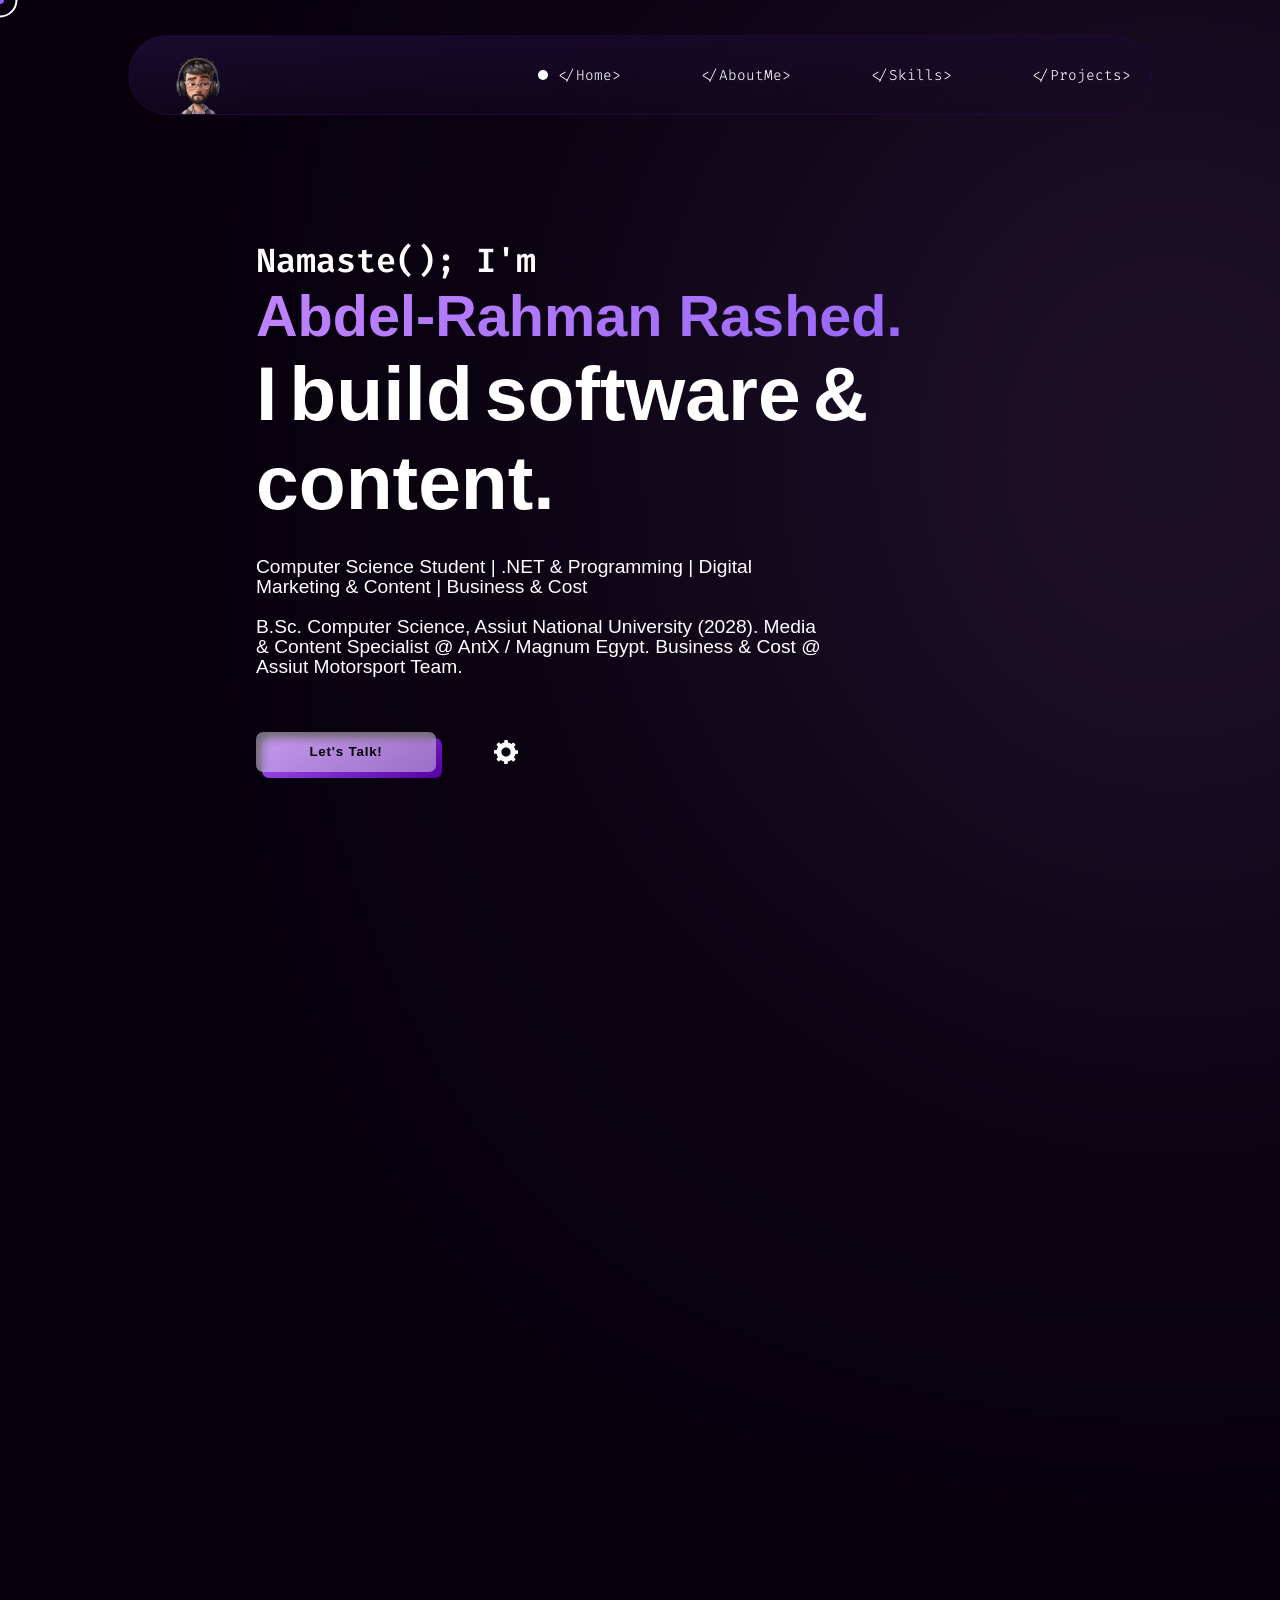
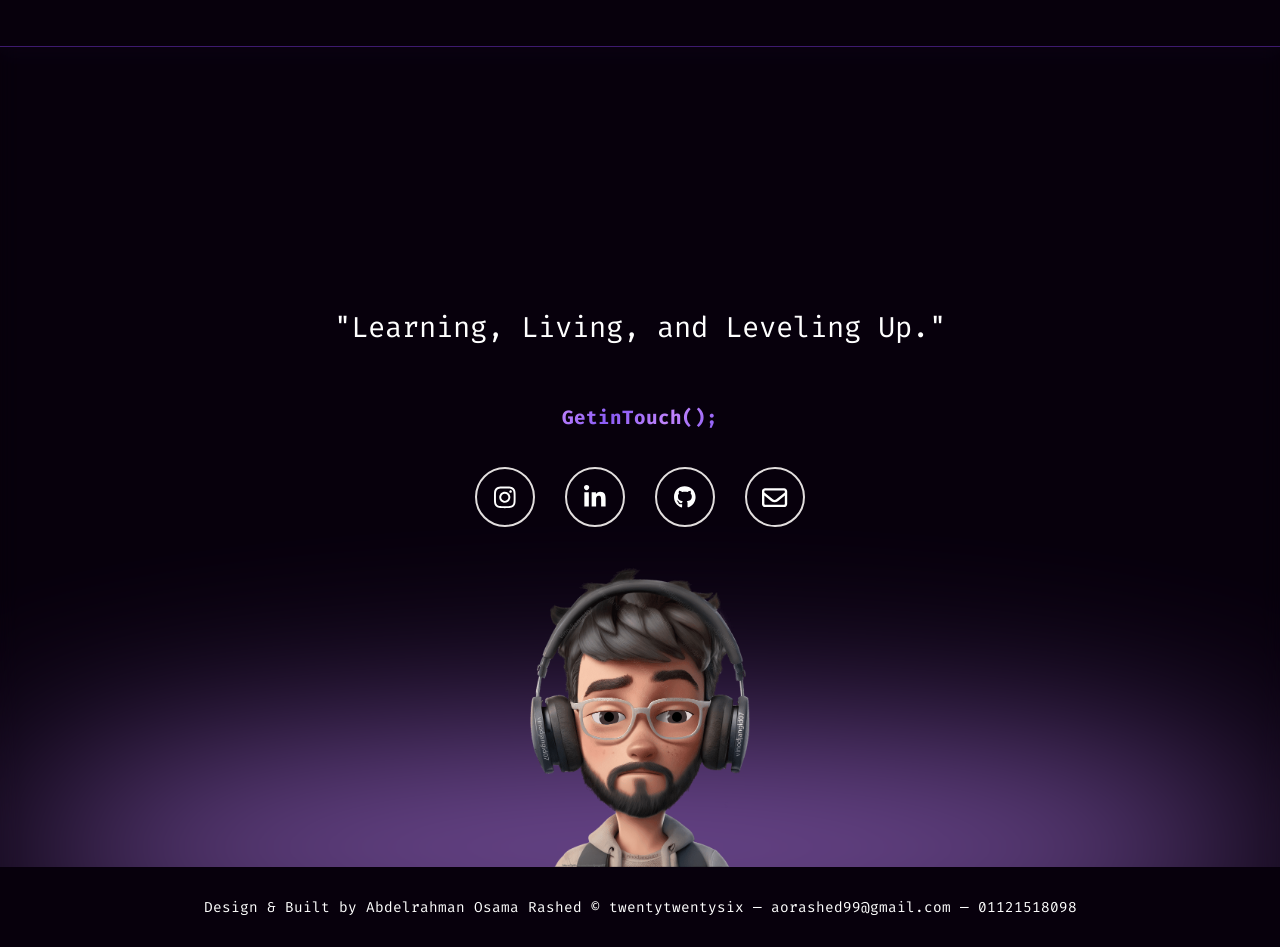
<file: index.html>
<!DOCTYPE html>
<html lang="en">
<!-- 

██╗░░░██╗██╗███╗░░██╗░█████╗░██████╗░
██║░░░██║██║████╗░██║██╔══██╗██╔══██╗
╚██╗░██╔╝██║██╔██╗██║██║░░██║██║░░██║
░╚████╔╝░██║██║╚████║██║░░██║██║░░██║
░░╚██╔╝░░██║██║░╚███║╚█████╔╝██████╔╝
░░░╚═╝░░░╚═╝╚═╝░░╚══╝░╚════╝░╚═════╝░
░░░░░██╗░█████╗░███╗░░██╗░██████╗░██╗██████╗░
░░░░░██║██╔══██╗████╗░██║██╔════╝░██║██╔══██╗
░░░░░██║███████║██╔██╗██║██║░░██╗░██║██║░░██║
██╗░░██║██╔══██║██║╚████║██║░░╚██╗██║██║░░██║
╚█████╔╝██║░░██║██║░╚███║╚██████╔╝██║██████╔╝
░╚════╝░╚═╝░░╚═╝╚═╝░░╚══╝░╚═════╝░╚═╝╚═════╝░
What are you doing here?! you sneaky developer...
-->

<head>
  <meta charset="UTF-8" />
  <meta http-equiv="X-UA-Compatible" content="IE=edge" />
  <meta name="viewport" content="width=device-width, initial-scale=1.0" />
  <meta name="robots" content="index, follow" />
  <meta name="theme-color" content="#07000c" />
  <meta name="description"
    content="Abdelrahman Osama Rashed | Computer Science Student, .NET & Programming, Digital Marketing & Content, Business & Cost. AntX / Magnum Egypt, Assiut Motorsport Team." />
  <meta name="keywords"
    content="abdelrahman osama rashed,abdelrahman rashed,computer science, .NET, C#, digital marketing, content, business and cost, Assiut, AntX, Magnum Egypt, SafeScore" />
  <meta name="author" content="Abdelrahman Osama Rashed" />
  <meta property="og:title" content="Abdelrahman Osama Rashed | Portfolio" />
  <meta property="og:description"
    content="Hi! I'm Abdelrahman Osama Rashed — Computer Science student, .NET & programming, digital marketing & content, business & cost. AntX / Magnum Egypt, Assiut Motorsport Team." />

  <meta property="og:site_name" content="Abdelrahman Osama Rashed Portfolio" />

  <meta name="twitter:card" content="summary_large_image" />
  <meta name="twitter:title" content="Abdelrahman Osama Rashed | Portfolio" />
  <meta name="twitter:description"
  content="Hi! I'm Abdelrahman Osama Rashed — CS student, .NET & programming, digital marketing & content, business & cost." />
  <title>Abdelrahman Osama Rashed | Portfolio</title>
  <link rel="icon" type="image/x-icon" href="src/png/main-favicon.png" />
  <!-- aos cdn -->
  <link rel="stylesheet" href="https://unpkg.com/aos@next/dist/aos.css" />
  <!-- stylesheet -->
  <link rel="stylesheet" href="style.css" />
  <!-- google fonts-->
  <link rel="stylesheet"
    href="https://fonts.googleapis.com/css2?family=Passions+Conflict&family=Orbitron&family=Fira+Code&family=Six+Caps" />

<body class="body">
  <audio loop="" id="audioPlayer" style="display: none">
    <source src="src/mp3/preloader.mp3" type="audio/mp3" />
  </audio>
  <div id="preloader"></div>
  <noscript>Allow Javascript</noscript>

  <header>
    <div class="cursor-inner" id="cursor-inner"></div>
    <div class="cursor-outer" id="cursor-outer"></div>

    <div class="navbar" id="navbar">
      <div class="hey">Hey!</div>
      <div class="logo" tabindex="0" aria-label="abdel-rahman osama rashed logo">
        <div class="logo-top">
          <img src="src/png/nav-avatar.png" alt="animation-head" id="nav-avatar"/>
        </div>
      </div>
      <div class="navbar-tabs" id="navbar-tabs">
        <ul class="navbar-tabs-ul">
          <li class="home activeThistab" class="navbar-tabs-li" data-aos="fade-down" data-aos-delay="100">
            <a href="#home" tabindex="0" aria-label="Home menu button">
              &#60;/Home&#62;
            </a>
          </li>

          <li class="about" class="navbar-tabs-li" data-aos="fade-down" data-aos-delay="300">
            <a href="#about" aria-label="about menu button">
              &#60;/AboutMe&#62;
            </a>
          </li>

          <li class="skills" class="navbar-tabs-li" data-aos="fade-down" data-aos-delay="500">
            <a href="#skills" aria-label="skills menu button">
              &#60;/Skills&#62;
            </a>
          </li>

          <li class="projects" class="navbar-tabs-li" data-aos="fade-down" data-aos-delay="700">
            <a href="#projects" aria-label="projects menu button">
              &#60;/Projects&#62;
            </a>
          </li>
        </ul>
      </div>
      <!-- navbar tabs ends -->
    </div>
  </header>
  <!-- header ends here -->

  <main>
    <!-- hamburger -->
    <div class="hamburger" id="hamburger" data-aos="fade">
      <div class="hamburgerbase">
        <button id="hamburger-button" onclick="hamburgerMenu()" tabindex="0" aria-label="Menu Button">
          <span class="burger-bar" id="burger-bar1"></span>
          <span class="burger-bar" id="burger-bar2"></span>
          <span class="burger-bar" id="burger-bar3"></span>
        </button>
      </div>
    </div>
    <!-- hamburger -->
    <div class="mobiletogglemenu" id="mobiletogglemenu">
      <ul class="mobile-navbar-tabs-ul" id="mobile-ul">
        <li id="home-mobile-tab" class="mobile-navbar-tabs-li home activeThismobiletab" onclick="hidemenubyli()">
          <a href="#home" tabindex="0" aria-label="Home menu button">
            &#60;/Home&#62;
          </a>
        </li>

        <li id="aboutme-mobile-tab" class="mobile-navbar-tabs-li about" onclick="hidemenubyli()">
          <a href="#about" tabindex="0" aria-label="about menu button">
            &#60;/AboutMe&#62;
          </a>
        </li>
        <li id="skills-mobile-tab" class="mobile-navbar-tabs-li skills" onclick="hidemenubyli()">
          <a href="#skills" tabindex="0" aria-label="skills menu button">
            &#60;/Skills&#62;
          </a>
        </li>
        <li id="projects-mobile-tab" class="mobile-navbar-tabs-li projects" onclick="hidemenubyli()">
          <a href="#projects" tabindex="0" aria-label="projects menu button">
            &#60;/Projects&#62;
          </a>
        </li>
      </ul>
    </div>
    <!-- mobile toggle menu ends -->

    <section class="landing-page-container" id="home">
      <div class="blob"></div>

      <div class="text-content">
        <article id="hello-friend" data-aos="fade-up" data-aos-delay="0">
          <p class="jello">N</p>
          <p class="jello">a</p>
          <p class="jello">m</p>
          <p class="jello">a</p>
          <p class="jello">s</p>
          <p class="jello">t</p>
          <p class="jello">e</p>
          <p class="jello">(</p>
          <p class="jello">)</p>
          <p class="jello">;</p>
          &nbsp;
          <p class="jello">I</p>
          <p class="jello">'</p>
          <p class="jello">m</p>
        </article>
        <article id="name" data-aos="fade-up" data-aos-delay="200">
          <p class="jello">A</p>
          <p class="jello">b</p>
          <p class="jello">d</p>
          <p class="jello">e</p>
          <p class="jello">l</p>
          <p class="jello">-</p>
          <p class="jello">R</p>
          <p class="jello">a</p>
          <p class="jello">h</p>
          <p class="jello">m</p>
          <p class="jello">a</p>
          <p class="jello">n</p>
          &nbsp;
          <p class="jello">R</p>
          <p class="jello">a</p>
          <p class="jello">s</p>
          <p class="jello">h</p>
          <p class="jello">e</p>
          <p class="jello">d</p>
          <p class="jello">.</p>
        </article>

        <article id="work" data-aos="fade-up" data-aos-delay="400">
          <div>
            <p class="jello">I</p>
          </div>
          <div>
            <p class="jello">b</p>
            <p class="jello">u</p>
            <p class="jello">i</p>
            <p class="jello">l</p>
            <p class="jello">d</p>
          </div>
          <div>
            <p class="jello">s</p>
            <p class="jello">o</p>
            <p class="jello">f</p>
            <p class="jello">t</p>
            <p class="jello">w</p>
            <p class="jello">a</p>
            <p class="jello">r</p>
            <p class="jello">e</p>
          </div>
          <div>
            <p class="jello">&</p>
          </div>
          <div>
            <p class="jello">c</p>
            <p class="jello">o</p>
            <p class="jello">n</p>
            <p class="jello">t</p>
            <p class="jello">e</p>
            <p class="jello">n</p>
            <p class="jello">t</p>
            <p class="jello">.</p>
          </div>
        </article>
        <p id="info-para" data-aos="fade-up" data-aos-delay="600">
          Computer Science Student | .NET & Programming | Digital Marketing & Content | Business & Cost<br />
          <br />
          B.Sc. Computer Science, Assiut National University (2028). Media & Content Specialist @ AntX / Magnum Egypt. Business & Cost @ Assiut Motorsport Team.
        </p>
        <div class="contact-btn-div" data-aos="fade-up" data-aos-delay="800">
          <a href="mailto:aorashed99@gmail.com" tabindex="-1">
            <button class="letsTalkBtn">
              <p class="letsTalkBtn-text">Let's Talk!</p>
              <span class="letsTalkBtn-BG"></span>
            </button></a>
          <div class="setting-container" id="setting-container">
            <input type="checkbox" id="switchforsetting" onclick="settingtoggle()" />

            <label for="switchforsetting" class="needtobeinvert" id="labelforsetting" tabindex="0"
              aria-label="settings for sound and appearance"></label>

            <div class="visualmodetogglebuttoncontainer" id="visualmodetogglebuttoncontainer">
              <input type="checkbox" id="switchforvisualmode" onclick="visualmode()" />
              <label for="switchforvisualmode" id="labelforvisualmode" tabindex="0"
                aria-label="switch appearance"></label>
            </div>

            <div class="soundtogglebuttoncontainer" id="soundtogglebuttoncontainer">
              <input type="checkbox" id="switchforsound" onclick="playpause()" />
              <label for="switchforsound" id="labelforsound" tabindex="0" aria-label="switch sound"
                class="needtobeinvert"></label>
            </div>
          </div>
          <!-- setting div ends -->
        </div>
        <!-- contact-btn-div -->
      </div>
     
    </section>
    <!-- landing page ends here -->
    <section class="about-section-container" id="about" data-aos="fade-up">
      <div class="about-section">
        <div class="section-heading">
          <h2 class="section-heading-article" tabindex="0" aria-label="About me heading">
            &#60;/AboutMe&#62;
          </h2>
          <p class="sectionHeadingP"></p>
        </div>

        <div class="info-dp-section">
          <div class="about-info">
            <p tabindex="0">
              Hi! My name is Abdelrahman Osama Rashed. I'm a Computer Science undergraduate at Assiut National University (Second Year, expected 2028, GPA 2.79) with hands-on exposure to software development, .NET and programming.
            </p>
            <br />
            <p tabindex="0">
              Media & Content Specialist / Digital Marketing @ AntX, and Content & Media Specialist @ Magnum Egypt (integrated into AntX). I translate engineering and technical topics into structured, visually clear educational content — programming, electronics, robotics, Arduino, AVR, sensors — plus STEM curriculum, KATI Math Adventures, dashboards and automation with Sheets, Zapier, n8n, Calendly.
            </p>
            <br />
            <p tabindex="0">
              Administrative Team — Business & Cost @ Assiut Motorsport Team (EVER Egypt, YLF, Formula Student planning). Selected work: SafeScore for Fleet / Driver Assistant Safety System — AI fleet-safety B2B SaaS concept (business model, market analysis, pricing). Courses: ITI Intro to C# , Udacity How to Build a Startup. Phone: 01121518098.
            </p>
             <!-- Resume button -->
      <button class="resume-btn" id="resume-btn" onclick="openURL()">
        <div class="sign">
          <svg viewBox="0 0 640 512">
            <path
              d="M144 480C64.5 480 0 415.5 0 336c0-62.8 40.2-116.2 96.2-135.9c-.1-2.7-.2-5.4-.2-8.1c0-88.4 71.6-160 160-160c59.3 0 111 32.2 138.7 80.2C409.9 102 428.3 96 448 96c53 0 96 43 96 96c0 12.2-2.3 23.8-6.4 34.6C596 238.4 640 290.1 640 352c0 70.7-57.3 128-128 128H144zm79-167l80 80c9.4 9.4 24.6 9.4 33.9 0l80-80c9.4-9.4 9.4-24.6 0-33.9s-24.6-9.4-33.9 0l-39 39V184c0-13.3-10.7-24-24-24s-24 10.7-24 24V318.1l-39-39c-9.4-9.4-24.6-9.4-33.9 0s-9.4 24.6 0 33.9z" />
          </svg>
        </div>

        <div class="text">Resume</div>
      </button>
          </div>

          <div class="dp" data-aos="fade-up">
            <img src="src/webp/vinod (2).webp" alt="Abdel-Rahman Osama Rashed" tabindex="0" aria-label="image of abdel-rahman" />
          </div>
        </div>
      </div>
    </section>
    <!-- about section ends  -->

    <section class="skills-section-container" id="skills">
      <div class="skills-section">
        <div class="section-heading" data-aos="fade-up">
          <h2 class="section-heading-article" tabindex="0" aria-label="skills heading">
            &#60;/Skills&#62;
          </h2>
          <p class="sectionHeadingP"></p>
        </div>

        <div class="frontend-dev-section">
          <h3 class="frontend-dev-heading" data-aos="fade-up" tabindex="0"
            aria-label="Abdelrahman tech skills: programming, .NET, content and business">
            Tech Stack
          </h3>
          <ul class="tech-stack-wrapper">
            <li class="tech-stack-box" data-aos="fade-up">
              <img src="./src/png/clogo.png" alt="C language skill" class="tech-stack-logo" />
              <span class="tooltip">C</span>
            </li>

            <li class="tech-stack-box" data-aos="fade-up">
              <img src="./src/png/cpplogo.png" alt="C++ language skill" class="tech-stack-logo" />
              <span class="tooltip">C++</span>
            </li>

            <li class="tech-stack-box" data-aos="fade-up">
              <span style="font-size:3.5rem;font-weight:800;color:#fff">C#</span>
              <span class="tooltip">C# / .NET</span>
            </li>

            <li class="tech-stack-box" data-aos="fade-up">
              <span style="font-size:2.5rem;font-weight:800;color:#fff">Java</span>
              <span class="tooltip">JAVA</span>
            </li>

            <li class="tech-stack-box" data-aos="fade-up">
              <span style="font-size:2.5rem;font-weight:800;color:#fff">Py</span>
              <span class="tooltip">PYTHON</span>
            </li>

            <li class="tech-stack-box" data-aos="fade-up">
              <img src="./src/png/jslogo.png" alt="js skill" class="tech-stack-logo" />
              <span class="tooltip">JAVASCRIPT</span>
            </li>

            <li class="tech-stack-box" data-aos="fade-up">
              <img src="./src/png/htmllogo.png" alt="Html skill" class="tech-stack-logo" />
              <span class="tooltip">HTML</span>
            </li>

            <li class="tech-stack-box" data-aos="fade-up">
              <img src="./src/png/csslogo.png" alt="css skill" class="tech-stack-logo" />
              <span class="tooltip">CSS</span>
            </li>

            <li class="tech-stack-box" data-aos="fade-up">
              <span style="font-size:2.5rem;font-weight:800;color:#fff">SQL</span>
              <span class="tooltip">SQL / MYSQL</span>
            </li>

            <li class="tech-stack-box" data-aos="fade-up">
              <img src="./src/png/githublogo.png" alt="github skill" class="tech-stack-logo needtobeinvert" />
              <span class="tooltip">GITHUB</span>
            </li>

            <li class="tech-stack-box" data-aos="fade-up">
              <img src="./src/png/gitlogo.png" alt="git skill" class="tech-stack-logo" />
              <span class="tooltip">GIT</span>
            </li>

            <li class="tech-stack-box" data-aos="fade-up">
              <span style="font-size:2.2rem;font-weight:800;color:#fff">.NET</span>
              <span class="tooltip">.NET / VISUAL STUDIO</span>
            </li>

            <li class="tech-stack-box" data-aos="fade-up">
              <span style="font-size:1.8rem;font-weight:800;color:#fff">Arduino</span>
              <span class="tooltip">ARDUINO / ESP32 / AVR</span>
            </li>

            <li class="tech-stack-box" data-aos="fade-up">
              <img src="./src/png/canvalogo.png" alt="canva skill" class="tech-stack-logo" />
              <span class="tooltip">CANVA / CONTENT</span>
            </li>

            <li class="tech-stack-box" data-aos="fade-up">
              <img src="./src/png/figmalogo.png" alt="figma skill" class="tech-stack-logo" />
              <span class="tooltip">FIGMA</span>
            </li>

            <li class="tech-stack-box" data-aos="fade-up">
              <span style="font-size:2.2rem;font-weight:800;color:#fff">n8n</span>
              <span class="tooltip">ZAPIER / N8N / AUTOMATION</span>
            </li>

            <li class="tech-stack-box" data-aos="fade-up">
              <img src="./src/png/tailwind.png" alt="tailwind skill" class="tech-stack-logo" />
              <span class="tooltip">TAILWIND</span>
            </li>

            <li class="tech-stack-box" data-aos="fade-up">
              <img src="./src/png/reactlogo.png" alt="react skill" class="tech-stack-logo" />
              <span class="tooltip">REACT / LEARNING</span>
            </li>
          </ul>
        </div>
      </div>
    </section>
    <!-- skills section ends -->
    <section class="projects-section-container" id="projects">
      <div class="projects-section-div">
        <div class="section-heading" data-aos="fade-up">
          <h2 class="section-heading-article" tabindex="0" aria-label="My projects starts from here">
            &#60;/Projects&#62;
          </h2>
          <p class="sectionHeadingP"></p>
        </div>
        <div class="project-boxes-div">
          <div data-aos="fade-up" class="project-box-wrapper">
            <div class="project-box project-box2" id="project-box2">
              <div class="info-div">
                <img src="src/webp/asher-favicon.webp" alt="safescore project icon" class="faviconforProject" />
                <article class="ProjectHeading">SafeScore for Fleet</article>
                <p class="ProjectDescription">
                  AI-based fleet safety monitoring concept for heavy-transport companies (B2B SaaS). Business model, market analysis, pricing with hardware fee + monthly subscription. YLF Competition project.
                </p>
                <div class="project-buttons">
                  <a href="https://github.com/Abdo99-Git" target="_blank" class="github-redirect"
                    aria-label="Visit SafeScore on GitHub">
                    <img src="src/svg/github.svg" alt="github redirect button" />
                  </a>
                  <a href="#" target="_blank" class="cta"
                    aria-label="Visit SafeScore Live">
                    <span>Live view</span>
                    <svg viewBox="0 0 13 10" height="10px" width="15px">
                      <path d="M1,5 L11,5"></path>
                      <polyline points="8 1 12 5 8 9"></polyline>
                    </svg>
                  </a>
                </div>
              </div>
              <div class="image-div">
                <div class="project-placeholder"><span class="project-mock">SF</span><small>SafeScore • Fleet Safety</small></div>
              </div>
            </div>
          </div>
          <!-- ---------------------- -->
          <div data-aos="fade-up" class="project-box-wrapper">
            <div class="project-box project-box2" id="project-box2">
              <div class="info-div">
                <img src="src/ico/stopscams-favicon.ico" alt="stem content icon" class="faviconforProject" />
                <article class="ProjectHeading">STEM Learning Content</article>
                <p class="ProjectDescription">
                  Structured learning materials for Magnum / AntX: programming, electronics, robotics, Arduino, AVR, sensors. Visuals, activities, flashcards, session content and instructor guides.
                </p>
                <div class="project-buttons">
                  <a href="https://github.com/Abdo99-Git" target="_blank" class="github-redirect"
                    aria-label="Visit STEM content on GitHub">
                    <img src="src/svg/github.svg" alt="github redirect button" />
                  </a>
                  <a href="#" target="_blank" class="cta"
                    aria-label="Visit STEM content Live">
                    <span>Live view</span>
                    <svg viewBox="0 0 13 10" height="10px" width="15px">
                      <path d="M1,5 L11,5"></path>
                      <polyline points="8 1 12 5 8 9"></polyline>
                    </svg>
                  </a>
                </div>
              </div>
              <div class="image-div">
                <div class="project-placeholder"><span class="project-mock">STEM</span><small>Magnum / AntX Content</small></div>
              </div>
            </div>
          </div>
          <!-- ---------------------- -->
          <div data-aos="fade-up" class="project-box-wrapper">
            <div class="project-box project-box2" id="project-box2">
              <div class="info-div">
                <img src="src/ico/notesync-favicon.ico" alt="dotnet project icon" class="faviconforProject" />
                <article class="ProjectHeading">.NET / C# Projects</article>
                <p class="ProjectDescription">
                  ITI C# programming, Visual Studio and .NET fundamentals. OOP, Data Structures (Stack, Queue, Linked List), Algorithms, SQL/MySQL with JOINs, keys, constraints and ER diagrams.
                </p>
                <div class="project-buttons">
                  <a href="https://github.com/Abdo99-Git" target="_blank" class="github-redirect"
                    aria-label="Visit .NET projects on GitHub">
                    <img src="src/svg/github.svg" alt="github redirect button" />
                  </a>
                  <a href="#" target="_blank" class="cta"
                    aria-label="Visit .NET projects Live">
                    <span>Live view</span>
                    <svg viewBox="0 0 13 10" height="10px" width="15px">
                      <path d="M1,5 L11,5"></path>
                      <polyline points="8 1 12 5 8 9"></polyline>
                    </svg>
                  </a>
                </div>
              </div>
              <div class="image-div">
                <div class="project-placeholder"><span class="project-mock">C#</span><small>.NET • SQL • OOP</small></div>
              </div>
            </div>
          </div>
          <!-- ---------------------- -->
          <div data-aos="fade-up" class="project-box-wrapper">
            <div class="project-box project-box2" id="project-box2">
              <div class="info-div">
                <img src="src/ico/wyd-favicon.ico" alt="kati math icon" class="faviconforProject" />
                <article class="ProjectHeading">KATI Math Adventures</article>
                <p class="ProjectDescription">
                  Early mathematics learning program with student-facing activities, visuals and curriculum content. Part of Magnum / AntX educational design work.
                </p>
                <div class="project-buttons">
                  <a href="https://github.com/Abdo99-Git" target="_blank" class="github-redirect"
                    aria-label="Visit KATI on GitHub">
                    <img src="src/svg/github.svg" alt="github redirect button" />
                  </a>
                  <a href="#" target="_blank" class="cta"
                    aria-label="Visit KATI Live">
                    <span>Live view</span>
                    <svg viewBox="0 0 13 10" height="10px" width="15px">
                      <path d="M1,5 L11,5"></path>
                      <polyline points="8 1 12 5 8 9"></polyline>
                    </svg>
                  </a>
                </div>
              </div>
              <div class="image-div">
                <div class="project-placeholder"><span class="project-mock">KATI</span><small>Math Adventures</small></div>
              </div>
            </div>
          </div>
          <!-- ---------------------- -->
          <div data-aos="fade-up" class="project-box-wrapper">
            <div class="project-box project-box2" id="project-box2">
              <div class="info-div">
                <img src="src/webp/pexelicon-favicon.webp" alt="automation project icon" class="faviconforProject" />
                <article class="ProjectHeading">Automation Dashboard</article>
                <p class="ProjectDescription">
                  Student follow-up operations: dashboards, Google Sheets, Zapier, n8n and Calendly workflows. Tracking progress and automating communication for STEM programs.
                </p>
                <div class="project-buttons">
                  <a href="https://github.com/Abdo99-Git" target="_blank" class="github-redirect"
                    aria-label="Visit automation on GitHub">
                    <img src="src/svg/github.svg" alt="github redirect button" />
                  </a>
                  <a href="#" target="_blank" class="cta"
                    aria-label="Visit automation Live">
                    <span>Live view</span>
                    <svg viewBox="0 0 13 10" height="10px" width="15px">
                      <path d="M1,5 L11,5"></path>
                      <polyline points="8 1 12 5 8 9"></polyline>
                    </svg>
                  </a>
                </div>
              </div>
              <div class="image-div">
                <div class="project-placeholder"><span class="project-mock">AUTO</span><small>Sheets • Zapier • n8n</small></div>
              </div>
            </div>
          </div>
          <!-- --------------------- -->
          <div data-aos="fade-up" class="project-box-wrapper">
            <div class="project-box project-box2" id="project-box2">
              <div class="info-div">
                <img src="src/webp/lunetra-favicon.webp" alt="motorsport business icon" class="faviconforProject" />
                <article class="ProjectHeading">Business & Cost — Motorsport</article>
                <p class="ProjectDescription">
                  Assiut Motorsport Team: business-model development, market research, pricing, cost structure and presentations for EVER Egypt, YLF and Formula Student planning.
                </p>
                <div class="project-buttons">
                  <a href="https://github.com/Abdo99-Git" target="_blank" class="github-redirect"
                    aria-label="Visit Motorsport business on GitHub">
                    <img src="src/svg/github.svg" alt="github redirect button" />
                  </a>
                  <a href="#" target="_blank" class="cta"
                    aria-label="Visit Motorsport Live">
                    <span>Live view</span>
                    <svg viewBox="0 0 13 10" height="10px" width="15px">
                      <path d="M1,5 L11,5"></path>
                      <polyline points="8 1 12 5 8 9"></polyline>
                    </svg>
                  </a>
                </div>
              </div>
              <div class="image-div">
                <div class="project-placeholder"><span class="project-mock">B&C</span><small>Motorsport Business</small></div>
              </div>
            </div>
          </div>
          <!-- --------------------- -->

        </div>
      </div>
    </section>
  </main>
  <!-- main ends here -->

  <footer id="footer">
    <button class="fas" id="backtotopbutton" onclick="scrolltoTopfunction()">
      <article aria-label="Back to top">&#8592;BACK TO TOP</article>
    </button>
    <div class="footer-background">
      <div class="footer-blob"></div>
    </div>
    <div class="footer-foreground">
      <div class="footercontainer">
        <div class="two-words">
          <article tabindex="0" aria-label="Learning, Living, and Leveling Up, my quote">
            "Learning, Living, and Leveling Up."
          </article>
        </div>
        <div class="social-media-container">
          <div class="getintouch-heading">
            <article>GetinTouch();</article>
          </div>
          <div class="logos">
            <a href="#" target="_blank" tabindex="0"
              aria-label="My instagram"><svg viewBox="0 0 448 512" class="SocialHandle">
                <path
                  d="M224.1 141c-63.6 0-114.9 51.3-114.9 114.9s51.3 114.9 114.9 114.9S339 319.5 339 255.9 287.7 141 224.1 141zm0 189.6c-41.1 0-74.7-33.5-74.7-74.7s33.5-74.7 74.7-74.7 74.7 33.5 74.7 74.7-33.6 74.7-74.7 74.7zm146.4-194.3c0 14.9-12 26.8-26.8 26.8-14.9 0-26.8-12-26.8-26.8s12-26.8 26.8-26.8 26.8 12 26.8 26.8zm76.1 27.2c-1.7-35.9-9.9-67.7-36.2-93.9-26.2-26.2-58-34.4-93.9-36.2-37-2.1-147.9-2.1-184.9 0-35.8 1.7-67.6 9.9-93.9 36.1s-34.4 58-36.2 93.9c-2.1 37-2.1 147.9 0 184.9 1.7 35.9 9.9 67.7 36.2 93.9s58 34.4 93.9 36.2c37 2.1 147.9 2.1 184.9 0 35.9-1.7 67.7-9.9 93.9-36.2 26.2-26.2 34.4-58 36.2-93.9 2.1-37 2.1-147.8 0-184.8zM398.8 388c-7.8 19.6-22.9 34.7-42.6 42.6-29.5 11.7-99.5 9-132.1 9s-102.7 2.6-132.1-9c-19.6-7.8-34.7-22.9-42.6-42.6-11.7-29.5-9-99.5-9-132.1s-2.6-102.7 9-132.1c7.8-19.6 22.9-34.7 42.6-42.6 29.5-11.7 99.5-9 132.1-9s102.7-2.6 132.1 9c19.6 7.8 34.7 22.9 42.6 42.6 11.7 29.5 9 99.5 9 132.1s2.7 102.7-9 132.1z" />
              </svg></a>

            <a href="https://www.linkedin.com/in/abdelrahman-rashed-antx" target="_blank"
              aria-label="My Linkdin"><svg class="SocialHandle" viewBox="0 0 448 512">
                <path
                  d="M100.28 448H7.4V148.9h92.88zM53.79 108.1C24.09 108.1 0 83.5 0 53.8a53.79 53.79 0 0 1 107.58 0c0 29.7-24.1 54.3-53.79 54.3zM447.9 448h-92.68V302.4c0-34.7-.7-79.2-48.29-79.2-48.29 0-55.69 37.7-55.69 76.7V448h-92.78V148.9h89.08v40.8h1.3c12.4-23.5 42.69-48.3 87.88-48.3 94 0 111.28 61.9 111.28 142.3V448z" />
              </svg></a>

            <a href="https://github.com/Abdo99-Git" target="_blank" aria-label="My github"><svg viewBox="0 0 496 512"
                class="SocialHandle">
                <path
                  d="M165.9 397.4c0 2-2.3 3.6-5.2 3.6-3.3.3-5.6-1.3-5.6-3.6 0-2 2.3-3.6 5.2-3.6 3-.3 5.6 1.3 5.6 3.6zm-31.1-4.5c-.7 2 1.3 4.3 4.3 4.9 2.6 1 5.6 0 6.2-2s-1.3-4.3-4.3-5.2c-2.6-.7-5.5.3-6.2 2.3zm44.2-1.7c-2.9.7-4.9 2.6-4.6 4.9.3 2 2.9 3.3 5.9 2.6 2.9-.7 4.9-2.6 4.6-4.6-.3-1.9-3-3.2-5.9-2.9zM244.8 8C106.1 8 0 113.3 0 252c0 110.9 69.8 205.8 169.5 239.2 12.8 2.3 17.3-5.6 17.3-12.1 0-6.2-.3-40.4-.3-61.4 0 0-70 15-84.7-29.8 0 0-11.4-29.1-27.8-36.6 0 0-22.9-15.7 1.6-15.4 0 0 24.9 2 38.6 25.8 21.9 38.6 58.6 27.5 72.9 20.9 2.3-16 8.8-27.1 16-33.7-55.9-6.2-112.3-14.3-112.3-110.5 0-27.5 7.6-41.3 23.6-58.9-2.6-6.5-11.1-33.3 2.6-67.9 20.9-6.5 69 27 69 27 20-5.6 41.5-8.5 62.8-8.5s42.8 2.9 62.8 8.5c0 0 48.1-33.6 69-27 13.7 34.7 5.2 61.4 2.6 67.9 16 17.7 25.8 31.5 25.8 58.9 0 96.5-58.9 104.2-114.8 110.5 9.2 7.9 17 22.9 17 46.4 0 33.7-.3 75.4-.3 83.6 0 6.5 4.6 14.4 17.3 12.1C428.2 457.8 496 362.9 496 252 496 113.3 383.5 8 244.8 8zM97.2 352.9c-1.3 1-1 3.3.7 5.2 1.6 1.6 3.9 2.3 5.2 1 1.3-1 1-3.3-.7-5.2-1.6-1.6-3.9-2.3-5.2-1zm-10.8-8.1c-.7 1.3.3 2.9 2.3 3.9 1.6 1 3.6.7 4.3-.7.7-1.3-.3-2.9-2.3-3.9-2-.6-3.6-.3-4.3.7zm32.4 35.6c-1.6 1.3-1 4.3 1.3 6.2 2.3 2.3 5.2 2.6 6.5 1 1.3-1.3.7-4.3-1.3-6.2-2.2-2.3-5.2-2.6-6.5-1zm-11.4-14.7c-1.6 1-1.6 3.6 0 5.9 1.6 2.3 4.3 3.3 5.6 2.3 1.6-1.3 1.6-3.9 0-6.2-1.4-2.3-4-3.3-5.6-2z" />
              </svg></a>

            <a href="mailto:aorashed99@gmail.com" target="_blank" aria-label="My G mail"><svg id="GmailLogo"
                viewBox="0 0 512 512">
                <path
                  d="M64 112c-8.8 0-16 7.2-16 16v22.1L220.5 291.7c20.7 17 50.4 17 71.1 0L464 150.1V128c0-8.8-7.2-16-16-16H64zM48 212.2V384c0 8.8 7.2 16 16 16H448c8.8 0 16-7.2 16-16V212.2L322 328.8c-38.4 31.5-93.7 31.5-132 0L48 212.2zM0 128C0 92.7 28.7 64 64 64H448c35.3 0 64 28.7 64 64V384c0 35.3-28.7 64-64 64H64c-35.3 0-64-28.7-64-64V128z" />
              </svg></a>
          </div>
        </div>
        <div class="footer-avatar-container">
          <img src="src/png/footer-avatar-vinod.png" alt="Abdel-Rahman avatar" class="footer-avatar-img" id="footer-wala-avatar"/>
          <div class="footer-avatar-face">
            <div class="footer-avatar-eye footer-left-eye">
              <div class="footer-pupil"></div>
            </div>
            <div class="footer-avatar-eye footer-right-eye">
              <div class="footer-pupil"></div>
            </div>
          </div>
        </div>
        <div class="footer-bottom">
          <article>
            Design & Built by Abdelrahman Osama Rashed
            &#169; twentytwentysix — aorashed99@gmail.com — 01121518098
          </article>
        </div>
      </div>
    </div>
  </footer>
  <!-- footer ends here -->

  <script src="main.js"></script>

  <script src="https://unpkg.com/aos@next/dist/aos.js"></script>
  <script>
    AOS.init();
  </script>

  <script>
    function openURL() {
      var url = "src/pdf/Abdel-Rahman-Osama-Rashed-Resume.pdf";

      window.open(url, "_blank");
    }
  </script>

  <script>
    const cursorInner = document.getElementById("cursor-inner");
    const cursorOuter = document.getElementById("cursor-outer");
    const links = document.querySelectorAll("a,label,button");

    document.addEventListener("mousemove", function (e) {
      const posX = e.clientX;
      const posY = e.clientY;

      cursorInner.style.left = `${posX}px`;
      cursorInner.style.top = `${posY}px`;

      // cursorOuter.style.left = `${posX}px`;
      // cursorOuter.style.top = `${posY}px`;

      cursorOuter.animate(
        {
          left: `${posX}px`,
          top: `${posY}px`,
        },
        { duration: 500, fill: "forwards" }
      );

      links.forEach((link) => {
        link.addEventListener("mouseenter", () => {
          cursorInner.classList.add("hover");
          cursorOuter.classList.add("hover");
        });
        link.addEventListener("mouseleave", () => {
          cursorInner.classList.remove("hover");
          cursorOuter.classList.remove("hover");
        });
      });
    });
  </script>
</body>

</html>
</file>
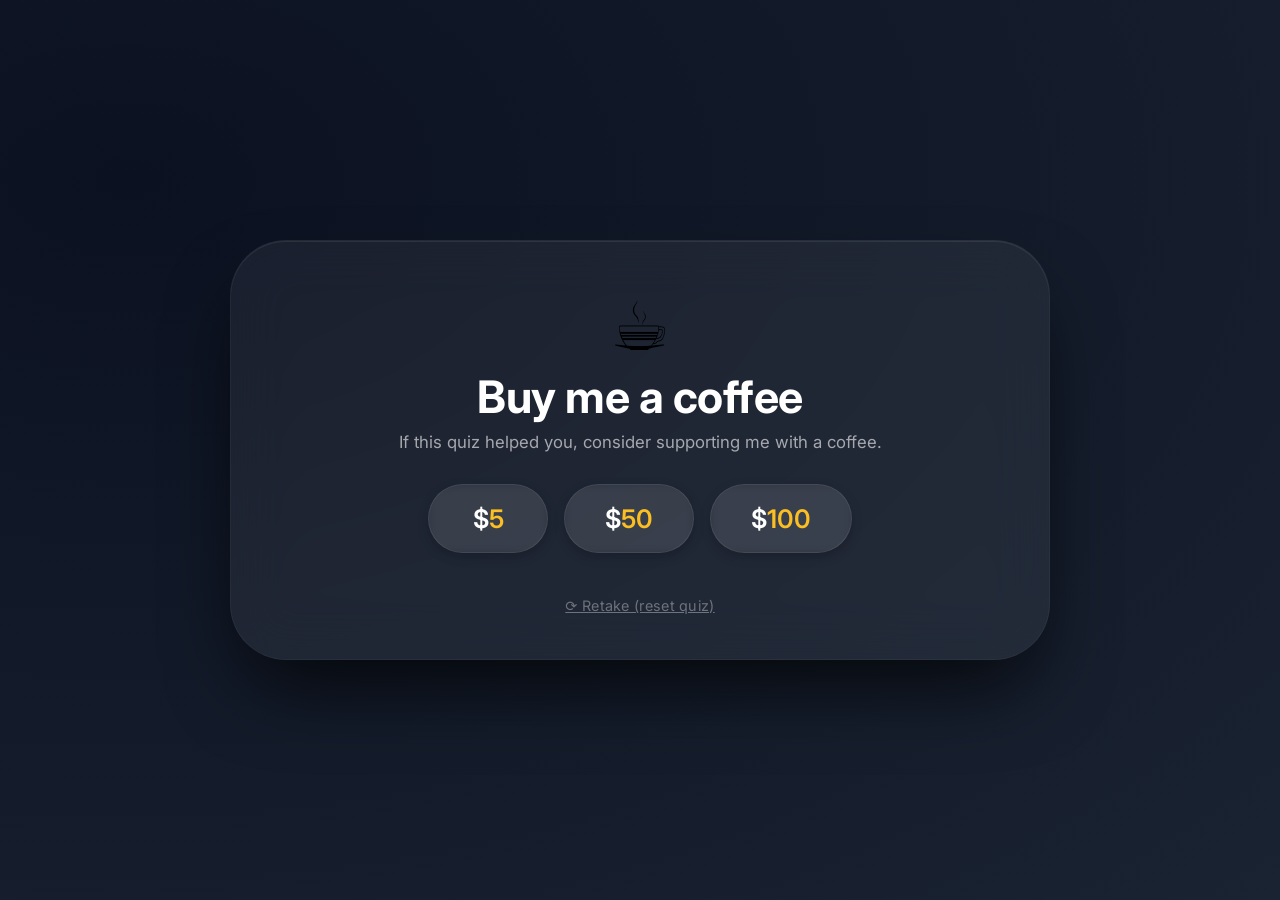
<file: exam.html>
<!DOCTYPE html>
<html lang="en">
<head>
    <meta charset="UTF-8" />
    <meta name="viewport" content="width=device-width, initial-scale=1.0" />
    <title>Hepatology Quiz – 130 Questions</title>
    <link href="https://fonts.googleapis.com/css2?family=Inter:ital,opsz,wght@0,14..32,100..900;1,14..32,100..900&display=swap" rel="stylesheet" />
    <style>
        * {
            box-sizing: border-box;
            margin: 0;
            padding: 0;
        }
        body {
            font-family: "Inter", system-ui, -apple-system, sans-serif;
            min-height: 100vh;
            display: flex;
            justify-content: center;
            align-items: center;
            padding: 24px;
            background: radial-gradient(ellipse at 10% 20%, #0b1120 0%, #1a2332 100%);
            background-attachment: fixed;
        }

        .container {
            max-width: 820px;
            width: 100%;
            background: rgba(255, 255, 255, 0.06);
            backdrop-filter: blur(28px);
            -webkit-backdrop-filter: blur(28px);
            border-radius: 56px;
            padding: 44px 40px;
            box-shadow: 0 40px 80px -20px rgba(0, 0, 0, 0.8), inset 0 1px 0 rgba(255, 255, 255, 0.08);
            border: 1px solid rgba(255, 255, 255, 0.04);
            transition: all 0.3s ease;
        }

        /* ===== COFFEE PAGE ===== */
        #coffeePage {
            text-align: center;
        }
        #coffeePage .icon-wrap {
            font-size: 4.2rem;
            margin-bottom: 4px;
            display: inline-block;
            animation: float 3s ease-in-out infinite;
        }
        @keyframes float {
            0%,
            100% {
                transform: translateY(0px);
            }
            50% {
                transform: translateY(-12px);
            }
        }
        #coffeePage h1 {
            font-size: 2.8rem;
            font-weight: 700;
            color: #ffffff;
            letter-spacing: -0.5px;
            margin-bottom: 8px;
        }
        #coffeePage .sub {
            font-size: 1.05rem;
            color: rgba(255, 255, 255, 0.6);
            font-weight: 400;
            margin-bottom: 32px;
        }
        .coffee-options {
            display: flex;
            justify-content: center;
            gap: 16px;
            flex-wrap: wrap;
            margin: 28px 0 20px;
        }
        .coffee-btn {
            background: rgba(255, 255, 255, 0.06);
            border: 1px solid rgba(255, 255, 255, 0.08);
            border-radius: 60px;
            padding: 18px 40px;
            font-size: 1.6rem;
            font-weight: 600;
            color: #fff;
            cursor: pointer;
            transition: all 0.25s ease;
            backdrop-filter: blur(4px);
            box-shadow: 0 4px 12px rgba(0, 0, 0, 0.2);
            min-width: 120px;
            font-family: inherit;
        }
        .coffee-btn .dollar {
            color: #fbbf24;
        }
        .coffee-btn:hover {
            transform: translateY(-6px) scale(1.02);
            background: rgba(255, 255, 255, 0.12);
            border-color: rgba(251, 191, 36, 0.4);
            box-shadow: 0 16px 40px rgba(0, 0, 0, 0.4);
        }
        .coffee-btn:active {
            transform: scale(0.97);
        }

        #thankYouMessage {
            display: none;
            background: rgba(34, 197, 94, 0.12);
            border: 1px solid rgba(34, 197, 94, 0.25);
            border-radius: 40px;
            padding: 28px 30px;
            margin: 24px 0 20px;
            backdrop-filter: blur(8px);
            animation: fadeUp 0.5s ease;
        }
        @keyframes fadeUp {
            0% {
                opacity: 0;
                transform: translateY(20px);
            }
            100% {
                opacity: 1;
                transform: translateY(0);
            }
        }
        #thankYouMessage .big-emoji {
            font-size: 2.4rem;
            display: block;
            margin-bottom: 4px;
        }
        #thankYouMessage .msg {
            font-size: 1.8rem;
            font-weight: 700;
            color: #86efac;
        }
        #thankYouMessage .sub-text {
            font-size: 1rem;
            font-weight: 400;
            color: rgba(255, 255, 255, 0.7);
            margin-top: 6px;
        }

        .btn-start {
            background: linear-gradient(135deg, #fbbf24, #f59e0b);
            color: #0b1120;
            border: none;
            padding: 16px 48px;
            border-radius: 60px;
            font-size: 1.2rem;
            font-weight: 700;
            cursor: pointer;
            transition: all 0.25s ease;
            box-shadow: 0 8px 28px rgba(251, 191, 36, 0.25);
            display: none;
            font-family: inherit;
            margin-top: 6px;
        }
        .btn-start:hover {
            transform: translateY(-3px);
            box-shadow: 0 14px 40px rgba(251, 191, 36, 0.35);
        }
        .btn-start:active {
            transform: scale(0.97);
        }

        .retake-link {
            margin-top: 24px;
            display: inline-block;
            color: rgba(255, 255, 255, 0.35);
            text-decoration: underline;
            cursor: pointer;
            font-size: 0.9rem;
            transition: color 0.2s;
            font-weight: 400;
            letter-spacing: 0.3px;
        }
        .retake-link:hover {
            color: rgba(255, 255, 255, 0.7);
        }

        /* ===== QUIZ PAGE ===== */
        #quizPage {
            display: none;
        }
        .progress-bar {
            width: 100%;
            height: 6px;
            background: rgba(255, 255, 255, 0.08);
            border-radius: 12px;
            margin-bottom: 28px;
            overflow: hidden;
        }
        .progress-fill {
            height: 100%;
            background: linear-gradient(90deg, #fbbf24, #f59e0b);
            width: 0%;
            transition: width 0.5s cubic-bezier(0.22, 1, 0.36, 1);
            border-radius: 12px;
        }
        .q-header {
            display: flex;
            justify-content: space-between;
            align-items: center;
            font-weight: 500;
            color: rgba(255, 255, 255, 0.5);
            margin-bottom: 18px;
            font-size: 0.9rem;
            letter-spacing: 0.3px;
        }
        .q-number {
            background: rgba(255, 255, 255, 0.06);
            padding: 4px 18px;
            border-radius: 40px;
            font-size: 0.8rem;
            color: rgba(255, 255, 255, 0.6);
            border: 1px solid rgba(255, 255, 255, 0.04);
        }
        #scoreLabel {
            font-weight: 500;
            color: rgba(255, 255, 255, 0.5);
        }
        #scoreLabel strong {
            color: #fbbf24;
            font-weight: 600;
        }

        .q-text {
            font-size: 1.3rem;
            font-weight: 500;
            color: #ffffff;
            margin-bottom: 28px;
            line-height: 1.7;
            letter-spacing: -0.2px;
        }

        .options {
            display: flex;
            flex-direction: column;
            gap: 12px;
            margin-bottom: 28px;
        }
        .option {
            background: rgba(255, 255, 255, 0.04);
            border: 1.5px solid rgba(255, 255, 255, 0.06);
            border-radius: 20px;
            padding: 16px 22px;
            cursor: pointer;
            transition: all 0.18s ease;
            font-size: 1rem;
            color: rgba(255, 255, 255, 0.85);
            display: flex;
            align-items: center;
            gap: 14px;
            backdrop-filter: blur(4px);
        }
        .option:hover:not(.disabled) {
            background: rgba(255, 255, 255, 0.08);
            border-color: rgba(255, 255, 255, 0.15);
            transform: translateX(4px);
        }
        .option .letter {
            font-weight: 700;
            color: rgba(255, 255, 255, 0.25);
            min-width: 28px;
            font-size: 0.85rem;
            text-transform: uppercase;
        }
        .option.correct {
            border-color: #22c55e;
            background: rgba(34, 197, 94, 0.12);
            box-shadow: 0 0 0 1px rgba(34, 197, 94, 0.15);
        }
        .option.correct .letter {
            color: #22c55e;
        }
        .option.wrong {
            border-color: #ef4444;
            background: rgba(239, 68, 68, 0.12);
            box-shadow: 0 0 0 1px rgba(239, 68, 68, 0.15);
        }
        .option.wrong .letter {
            color: #ef4444;
        }
        .option.disabled {
            cursor: default;
            opacity: 0.75;
        }
        .option.disabled:hover {
            transform: none;
            background: rgba(255, 255, 255, 0.04);
        }

        .feedback {
            padding: 16px 22px;
            border-radius: 18px;
            margin: 6px 0 22px;
            font-weight: 500;
            display: none;
            font-size: 1rem;
            backdrop-filter: blur(6px);
        }
        .feedback.correct {
            background: rgba(34, 197, 94, 0.10);
            border: 1px solid rgba(34, 197, 94, 0.20);
            color: #86efac;
            display: block;
        }
        .feedback.wrong {
            background: rgba(239, 68, 68, 0.10);
            border: 1px solid rgba(239, 68, 68, 0.20);
            color: #fca5a5;
            display: block;
        }

        .btn-next {
            background: rgba(255, 255, 255, 0.06);
            color: #fff;
            border: 1px solid rgba(255, 255, 255, 0.08);
            padding: 14px 36px;
            border-radius: 60px;
            font-weight: 600;
            font-size: 1rem;
            cursor: pointer;
            transition: all 0.2s ease;
            display: inline-block;
            font-family: inherit;
            backdrop-filter: blur(4px);
        }
        .btn-next:hover:not(:disabled) {
            background: rgba(255, 255, 255, 0.12);
            border-color: rgba(255, 255, 255, 0.2);
            transform: translateY(-2px);
        }
        .btn-next:disabled {
            opacity: 0.25;
            cursor: not-allowed;
            transform: none;
        }

        /* ===== SCORE SCREEN ===== */
        #scoreScreen {
            display: none;
            text-align: center;
            padding: 30px 0 10px;
        }
        #scoreScreen .big-score {
            font-size: 4.8rem;
            font-weight: 800;
            background: linear-gradient(135deg, #fbbf24, #f59e0b);
            -webkit-background-clip: text;
            -webkit-text-fill-color: transparent;
            background-clip: text;
            line-height: 1.1;
        }
        #scoreScreen .detail {
            font-size: 1.3rem;
            color: rgba(255, 255, 255, 0.5);
            margin-top: 4px;
        }
        #scoreScreen .sub-detail {
            font-size: 1rem;
            color: rgba(255, 255, 255, 0.3);
            margin-top: 8px;
        }
        .btn-retake {
            background: rgba(255, 255, 255, 0.06);
            color: #fff;
            border: 1px solid rgba(255, 255, 255, 0.08);
            padding: 14px 44px;
            border-radius: 60px;
            font-weight: 600;
            font-size: 1.05rem;
            cursor: pointer;
            margin-top: 28px;
            transition: all 0.2s ease;
            font-family: inherit;
            backdrop-filter: blur(4px);
        }
        .btn-retake:hover {
            background: rgba(255, 255, 255, 0.12);
            border-color: rgba(255, 255, 255, 0.2);
            transform: translateY(-3px);
        }

        /* ===== RESPONSIVE ===== */
        @media (max-width: 640px) {
            .container {
                padding: 28px 18px;
                border-radius: 36px;
            }
            #coffeePage h1 {
                font-size: 2rem;
            }
            .coffee-btn {
                padding: 14px 24px;
                font-size: 1.3rem;
                min-width: 90px;
            }
            .q-text {
                font-size: 1.1rem;
            }
            .option {
                padding: 14px 16px;
                font-size: 0.95rem;
            }
            #scoreScreen .big-score {
                font-size: 3.6rem;
            }
            .btn-start {
                padding: 14px 32px;
                font-size: 1rem;
            }
            #thankYouMessage .msg {
                font-size: 1.4rem;
            }
        }
        @media (max-width: 420px) {
            .coffee-options {
                gap: 10px;
            }
            .coffee-btn {
                padding: 12px 16px;
                font-size: 1.1rem;
                min-width: 70px;
            }
        }

        /* scrollbar */
        ::-webkit-scrollbar {
            width: 5px;
        }
        ::-webkit-scrollbar-track {
            background: transparent;
        }
        ::-webkit-scrollbar-thumb {
            background: rgba(255, 255, 255, 0.15);
            border-radius: 10px;
        }
    </style>
</head>
<body>

    <div class="container" id="appContainer">

        <!-- ===== COFFEE PAGE ===== -->
        <div id="coffeePage">
            <div class="icon-wrap">☕</div>
            <h1>Buy me a coffee</h1>
            <p class="sub">If this quiz helped you, consider supporting me with a coffee.</p>

            <div class="coffee-options">
                <button class="coffee-btn" data-amount="5">$<span class="dollar">5</span></button>
                <button class="coffee-btn" data-amount="50">$<span class="dollar">50</span></button>
                <button class="coffee-btn" data-amount="100">$<span class="dollar">100</span></button>
            </div>

            <div id="thankYouMessage">
                <span class="big-emoji">🎉</span>
                <div class="msg">تسلم ي عمده واجبك وصل</div>
            </div>

            <button class="btn-start" id="startQuizBtn">📝 ادخل ع الامتحان</button>

            <div class="retake-link" id="retakeFromCoffee">⟳ Retake (reset quiz)</div>
        </div>

        <!-- ===== QUIZ PAGE ===== -->
        <div id="quizPage">
            <div class="progress-bar"><div class="progress-fill" id="progressFill"></div></div>
            <div class="q-header">
                <span class="q-number" id="qNumLabel">Question 1 / 130</span>
                <span id="scoreLabel"><strong id="scoreCount">0</strong> correct</span>
            </div>
            <div class="q-text" id="qText"></div>
            <div class="options" id="optionsContainer"></div>
            <div class="feedback" id="feedbackArea"></div>
            <button class="btn-next" id="nextBtn" disabled>Next →</button>
            <div style="margin-top: 22px; text-align: center;">
                <span class="retake-link" id="retakeFromQuiz" style="font-size:0.85rem;">⟳ Retake quiz</span>
            </div>
        </div>

        <!-- ===== SCORE SCREEN ===== -->
        <div id="scoreScreen">
            <div class="big-score" id="finalScore">0/130</div>
            <div class="detail" id="finalPercent">0%</div>
            <div class="sub-detail" id="finalMessage"></div>
            <button class="btn-retake" id="retakeBtn">⟳ Retake Quiz</button>
        </div>

    </div>

    <script>
        // ================================================================
        // DATA — 130 questions (Q1–70 from file1, Q71–130 from file2)
        // ================================================================

        const q1_70 = [
            { q: "A young female with suspected autoimmune hepatitis. What is the most specific diagnostic test?",
                opts: ["CT scan", "ALT level", "Liver biopsy", "Ultrasound"], ans: 2 },
            { q: "Management of portal vein thrombosis:",
                opts: ["Surgery", "Anticoagulation", "Steroids", "Antibiotics"], ans: 1 },
            { q: "ALT 1500 IU/L, AST 1300 IU/L in a young patient with jaundice. Most likely cause?",
                opts: ["Cirrhosis", "Alcohol", "Viral hepatitis", "NAFLD"], ans: 2 },
            { q: "Key management step in alcoholic liver disease:",
                opts: ["Antibiotics", "Surgery", "Abstinence", "Steroids"], ans: 2 },
            { q: "Decompensated cirrhosis feature:",
                opts: ["Mild ALT", "Fatigue", "Normal INR", "Variceal bleeding"], ans: 3 },
            { q: "First-line hepatic encephalopathy treatment:",
                opts: ["Surgery", "Antibiotics", "Lactulose", "Steroids"], ans: 2 },
            { q: "Isolated GGT elevation most suggests:",
                opts: ["Cirrhosis", "Viral hepatitis", "Alcohol use", "Hemolysis"], ans: 2 },
            { q: "Most sensitive marker of alcohol use:",
                opts: ["AST", "ALP", "ALT", "GGT"], ans: 3 },
            { q: "Liver lesion in cirrhosis with arterial enhancement:",
                opts: ["Hemangioma", "Adenoma", "HCC", "Cyst"], ans: 2 },
            { q: "A patient presents with chronic hepatitis, negative viral markers, and hypergammaglobulinemia. Next best step?",
                opts: ["CT scan", "Start antivirals", "Check autoimmune markers", "Ignore"], ans: 2 },
            { q: "MELD score based on:",
                opts: ["INR, bilirubin, creatinine", "GGT", "ALP", "None"], ans: 0 },
            { q: "Elevated ALP with normal GGT suggests:",
                opts: ["Viral hepatitis", "Cirrhosis", "Cholestasis", "Bone disease"], ans: 3 },
            { q: "A patient presents 24h after paracetamol overdose. Best management?",
                opts: ["Activated charcoal", "Dialysis", "NAC", "Steroids"], ans: 2 },
            { q: "Which hepatitis becomes chronic most frequently?",
                opts: ["HCV", "HAV", "HBV", "HEV"], ans: 0 },
            { q: "Most common cause of death in cirrhosis:",
                opts: ["Fatigue", "Pain", "Variceal bleeding", "Nausea"], ans: 2 },
            { q: "Alcoholic liver disease lab pattern:",
                opts: ["Normal AST", "ALT>AST", "AST>ALT", "Low GGT"], ans: 2 },
            { q: "Primary prophylaxis of varices:",
                opts: ["Surgery", "Beta-blockers", "Antibiotics", "Steroids"], ans: 1 },
            { q: "Gold standard for fibrosis:",
                opts: ["Ultrasound", "Biopsy", "MRI", "CT"], ans: 1 },
            { q: "Portal vein thrombosis best test:",
                opts: ["CT", "MRI brain", "X-ray", "Doppler US"], ans: 3 },
            { q: "Patient on anti-TB drugs develops hepatitis. First step?",
                opts: ["Add steroids", "Biopsy", "Stop hepatotoxic drugs", "Continue drugs"], ans: 2 },
            { q: "A 32-year-old woman presents with fatigue and jaundice. Labs show elevated ALT/AST, positive ANA and anti-smooth muscle antibodies, and high IgG levels. Most likely diagnosis?",
                opts: ["Autoimmune hepatitis", "Viral hepatitis", "NASH", "Alcoholic hepatitis"], ans: 0 },
            { q: "AST:ALT ratio 3:1 with elevated MCV. Diagnosis?",
                opts: ["Viral hepatitis", "Alcoholic liver disease", "Hemolysis", "NASH"], ans: 1 },
            { q: "Most common cause of cirrhosis worldwide:",
                opts: ["HBV", "HCV", "Alcohol", "NAFLD"], ans: 3 },
            { q: "A patient has HBsAg+, HBeAg+, high HBV DNA. Interpretation?",
                opts: ["Carrier state", "Active replication", "Immunity", "Resolved infection"], ans: 1 },
            { q: "Chronic HBV indication for treatment:",
                opts: ["HBsAg only", "Elevated HBV DNA + ALT", "Anti-HBs", "IgM anti-HBc"], ans: 1 },
            { q: "A patient on treatment for autoimmune hepatitis develops remission. Next step?",
                opts: ["Continue maintenance therapy", "Stop treatment immediately", "Start antibiotics", "Surgery"],
            ans: 0 },
            { q: "Obese diabetic with elevated ALT:",
                opts: ["Alcoholic hepatitis", "Viral hepatitis", "NASH", "Cirrhosis"], ans: 2 },
            { q: "Indication for liver transplant:",
                opts: ["Fatty liver", "Elevated ALT only", "Decompensated cirrhosis", "Mild disease"], ans: 2 },
            { q: "Definitive diagnosis of autoimmune hepatitis requires:",
                opts: ["Liver biopsy", "Imaging only", "ALT level", "Serology only"], ans: 0 },
            { q: "Hepatorenal syndrome treatment:",
                opts: ["Surgery", "Fluids only", "Albumin + vasoconstrictors", "Antibiotics"], ans: 2 },
            { q: "A healthcare worker needle injury from HBV+ patient. Next step?",
                opts: ["Steroids", "HBV vaccine ± HBIG", "Antibiotics", "Observe"], ans: 1 },
            { q: "Anti-HCV positive, next step?",
                opts: ["Biopsy", "Start treatment", "Ultrasound", "HCV RNA PCR"], ans: 3 },
            { q: "Drug causing dose-dependent hepatotoxicity:",
                opts: ["Paracetamol", "Methyldopa", "Amoxicillin", "Isoniazid"], ans: 0 },
            { q: "Patient with acute hepatitis, worsening INR and confusion:",
                opts: ["Cirrhosis", "Acute liver failure", "Chronic hepatitis", "Hepatic encephalopathy"], ans: 1 },
            { q: "Benign liver lesion most common:",
                opts: ["Hemangioma", "HCC", "Metastasis", "Adenoma"], ans: 0 },
            { q: "Cirrhosis screening for HCC:",
                opts: ["AFP + ultrasound", "MRI only", "Biopsy", "CT yearly"], ans: 0 },
            { q: "Best prognostic indicator in acute liver failure:",
                opts: ["ALT", "INR", "AST", "ALP"], ans: 1 },
            { q: "Recurrent encephalopathy add:",
                opts: ["Rifaximin", "Beta-blockers", "Diuretics", "Steroids"], ans: 0 },
            { q: "Best indicator of liver synthetic function in acute setting:",
                opts: ["ALT", "INR", "ALP", "AST"], ans: 1 },
            { q: "Imaging in NAFLD:",
                opts: ["Fatty infiltration", "Calcification", "HCC", "Cirrhosis"], ans: 0 },
            { q: "A patient has mixed pattern LFTS. Next best step?",
                opts: ["Start treatment", "Biopsy immediately", "Imaging (ultrasound)", "Ignore"], ans: 2 },
            { q: "A patient has total bilirubin 5 mg/dL (direct 4), ALP ↑↑, GGT ↑, mild transaminases. Most likely pathology?",
                opts: ["Hemolysis", "Extrahepatic obstruction", "Hepatocellular injury", "Gilbert syndrome"], ans: 1 },
            { q: "Which antibody is most commonly associated with autoimmune hepatitis type 1?",
                opts: ["Anti-mitochondrial", "AMA", "Anti-LKM1", "ANA"], ans: 3 },
            { q: "Long-term alcohol leads to:",
                opts: ["IBS", "Gallstones", "Cirrhosis", "Acute hepatitis only"], ans: 2 },
            { q: "NASH progression risk:",
                opts: ["Smoking", "Infection", "Trauma", "Diabetes"], ans: 3 },
            { q: "Most common route of HCV transmission:",
                opts: ["Sexual", "Fecal-oral", "Blood", "Vertical"], ans: 2 },
            { q: "Best initial test in suspected cirrhosis:",
                opts: ["Biopsy", "MRI", "Ultrasound", "CT"], ans: 2 },
            { q: "Alcoholic hepatitis with MDF >32 :",
                opts: ["Surgery", "Antivirals", "Steroids", "Antibiotics"], ans: 2 },
            { q: "A patient with indirect hyperbilirubinemia during stress, normal labs otherwise:",
                opts: ["Rotor syndrome", "Dubin-Johnson", "Hepatitis", "Gilbert syndrome"], ans: 3 },
            { q: "First-line NASH treatment:",
                opts: ["Surgery", "Drugs", "Weight loss", "Steroids"], ans: 2 },
            { q: "Cirrhotic patient with hematemesis. First step?",
                opts: ["MRI", "Biopsy", "Endoscopy", "CT"], ans: 2 },
            { q: "Portal hypertension complication EXCEPT:",
                opts: ["Encephalopathy", "Varices", "Hematuria", "Splenomegaly"], ans: 2 },
            { q: "Autoimmune hepatitis type 2 is characterized by:",
                opts: ["ANA positivity", "Anti-HCV", "Anti-LKM1 antibodies", "AMA positivity"], ans: 2 },
            { q: "First drug in variceal bleeding:",
                opts: ["Octreotide", "Antibiotic", "Beta-blocker", "Diuretic"], ans: 0 },
            { q: "Cirrhotic with confusion and asterixis. Mechanism?",
                opts: ["Glucose", "Potassium", "Ammonia", "Sodium"], ans: 2 },
            { q: "Cholestatic DILI pattern most associated with:",
                opts: ["Paracetamol", "Amoxicillin-clavulanate", "Rifampicin", "INH"], ans: 1 },
            { q: "A patient with autoimmune hepatitis has elevated IgG. This finding indicates:",
                opts: ["Immune-mediated liver injury", "Viral infection", "Alcoholic damage", "Drug reaction"], ans: 0 },
            { q: "Low albumin, prolonged INR, normal bilirubin suggests:",
                opts: ["Hemolysis", "Chronic liver failure", "Cholestasis", "Acute hepatitis"], ans: 1 },
            { q: "Pregnant patient with fulminant hepatitis—most likely virus?",
                opts: ["HCV", "HAV", "HEV", "HBV"], ans: 2 },
            { q: "Best imaging for focal liver lesion characterization:",
                opts: ["Ultrasound", "ECG", "Triphasic CT", "X-ray"], ans: 2 },
            { q: "First-line treatment of autoimmune hepatitis:",
                opts: ["Antivirals", "Antibiotics", "Steroids ± azathioprine", "Surgery"], ans: 2 },
            { q: "Non-invasive fibrosis assessment:",
                opts: ["X-ray", "EEG", "FibroScan", "ECG"], ans: 2 },
            { q: "HBsAg negative, anti-HBc IgM positive:",
                opts: ["Vaccinated", "Resolved infection", "Acute infection", "Chronic infection"], ans: 2 },
            { q: "Hepatorenal syndrome trigger:",
                opts: ["Infection", "Exercise", "Diet", "Trauma"], ans: 0 },
            { q: "NASH diagnosis confirmed by:",
                opts: ["CT", "Biopsy", "MRI", "Ultrasound"], ans: 1 },
            { q: "Child-Pugh score includes:",
                opts: ["Creatinine", "Bilirubin, albumin, INR", "Sodium", "Glucose"], ans: 1 },
            { q: "Secondary prophylaxis of varices:",
                opts: ["Beta-blocker + band ligation", "Diuretics", "Antibiotics", "Surgery"], ans: 0 },
            { q: "Which condition is commonly associated with autoimmune hepatitis?",
                opts: ["Hypertension", "Thyroid disease", "COPD", "Diabetes"], ans: 1 },
            { q: "A 48-year-old woman presents with pruritus and fatigue. Labs: ALP markedly elevated, GGT elevated, mild ALT rise, positive AMA. What is the most likely diagnosis?",
                opts: ["Autoimmune hepatitis", "PBC", "PSC", "NASH"], ans: 1 },
            { q: "Mechanism of paracetamol toxicity:",
                opts: ["Immune", "Cholestasis", "Fibrosis", "Direct necrosis via NAPQI"], ans: 3 }
        ];

        const q71_130 = [
            { q: "A patient with cirrhosis and a sudden increase in alpha-fetoprotein should be screened for:",
                opts: ["Hepatic Vein Thrombosis", "HCC", "Portal Vein Thrombosis", "SBP"], ans: 1 },
            { q: "A patient with known varices is started on Propranolol. What is the target heart rate for effective primary prophylaxis?",
                opts: ["90-100 bpm", "70-80 bpm", "40-45 bpm", "55-60 bpm"], ans: 3 },
            { q: "What is the significance of a 'Flat' EEG in Hepatic Encephalopathy?",
                opts: ["Stage 4 (Coma)", "Stage 3", "Stage 2", "Stage 1"], ans: 0 },
            { q: "In Wilson's Disease, the primary defect is in which protein?",
                opts: ["ATP7B", "Ceruloplasmin", "Alpha-1 Antitrypsin", "HFE"], ans: 0 },
            { q: "Which drug is used to treat pruritus in cholestasis by sequestering bile acids in the gut?",
                opts: ["Naltrexone", "Cholestyramine", "Sertraline", "Rifampicin"], ans: 1 },
            { q: "Elevated Alpha-Fetoprotein (AFP) in a chronic HBV patient requires which immediate next step?",
                opts: ["Repeat AFP in 1 month", "Quad-phase CT or Contrast MRI", "Percutaneous needle biopsy",
                    "Start Tenofovir"
                ], ans: 1 },
            { q: "Which finding on a peripheral smear is a pathognomonic marker for advanced alcoholic cirrhosis (Zieve's Syndrome context)?",
                opts: ["Howell-Jolly bodies", "Schistocytes", "Acanthocytes (Spur Cells)", "Target Cells"], ans: 2 },
            { q: "What does a 'Double Duct Sign' on MRCP suggest?",
                opts: ["Gallstone in the cystic duct", "Simple cholecystitis", "Primary Sclerosing Cholangitis",
                    "Pancreatic Head Carcinoma or Ampullary Tumor"
                ], ans: 3 },
            { q: "What is the primary hemodynamic driver of Hepatorenal Syndrome?",
                opts: ["Splanchnic vasodilation causing effective arterial hypovolemia",
                    "Direct bilirubin-induced tubular necrosis", "Systemic hypertension",
                    "Nephrotoxic effects of high-dose Lactulose"
                ], ans: 0 },
            { q: "In an AMA-negative patient with suspected PBC, which 'second-line' antibody has the highest specificity for the diagnosis?",
                opts: ["Anti-dsDNA", "Anti-LKM1", "Anti-Smooth Muscle Antibody", "Anti-SP100"], ans: 3 },
            { q: "The 'Pre-core mutant' in HBV infection is characterized by which of the following?",
                opts: ["HBeAg positive with high DNA", "HBeAg negative with high DNA", "Anti-HBe positive with low DNA",
                    "Anti-HBc IgM positive"
                ], ans: 1 },
            { q: "In NAFLD, what is the most significant predictor of long-term mortality?",
                opts: ["AST/ALT ratio", "BMI", "Severity of fibrosis", "Degree of steatosis"], ans: 2 },
            { q: "Which property of unconjugated bilirubin prevents it from appearing in the urine?",
                opts: ["Its water solubility", "Its molecular weight", "Its tight binding to albumin",
                    "Its rapid excretion by the kidneys"
                ], ans: 2 },
            { q: "A 45-year-old male with alcoholic hepatitis has a Maddrey Discriminant Function (DF) score of 34. What is the indicated treatment?",
                opts: ["Immediate Liver Transplant", "Observation only", "High-dose Aspirin",
                    "Prednisolone or Pentoxifylline"
                ], ans: 3 },
            { q: "In differentiating Vitamin K deficiency from severe liver disease, which factor assay is most specific because it is synthesized extrahepatically?",
                opts: ["Factor VII", "Factor VIII", "Factor II", "Factor IX"], ans: 1 },
            { q: "A patient has anti-LKM1 antibodies. This is characteristic of which of the following?",
                opts: ["Primary Biliary Cholangitis", "Drug-induced liver injury", "Autoimmune hepatitis type 2",
                    "Viral hepatitis"
                ], ans: 2 },
            { q: "A 30-year-old female presents with acute jaundice and Kayser-Fleischer rings. Most likely diagnosis?",
                opts: ["Alpha-1 Antitrypsin deficiency", "Hemochromatosis", "Wilson's Disease", "Autoimmune Hepatitis"],
            ans: 2 },
            { q: "In Hemochromatosis, the 'Bronze Diabetes' triad includes which of the following?",
                opts: ["Obesity, Diabetes, Hypertension", "Cirrhosis, Diabetes, Skin Hyperpigmentation",
                    "Cirrhosis, Heart failure, Jaundice", "Diabetes, Arthritis, Tremor"
                ], ans: 1 },
            { q: "Which electrolyte abnormality most commonly precipitates Hepatic Encephalopathy in patients on diuretics?",
                opts: ["Hypokalemic Alkalosis", "Hypocalcemia", "Hyperkalemia", "Hypernatremia"], ans: 0 },
            { q: "Which factor is NOT included in the Child-Pugh Score?",
                opts: ["Creatinine", "Bilirubin", "PT/INR", "Albumin"], ans: 0 },
            { q: "Which coagulation factor's 6-hour half-life makes its assay the most sensitive indicator of acute hepatic synthetic failure?",
                opts: ["Factor X", "Factor II", "Factor VII", "Factor IX"], ans: 2 },
            { q: "A 60-year-old with HBV has a 3cm HCC lesion, Child-Pugh A, and no portal hypertension. Preferred treatment?",
                opts: ["PEI (Ethanol Injection)", "Sorafenib", "TACE", "Surgical Resection"], ans: 3 },
            { q: "Which scoring system is utilized specifically to prioritize patients for liver transplantation?",
                opts: ["MELD Score", "Child-Pugh Score", "Rockall Score", "Wells Score"], ans: 0 },
            { q: "A 50-year-old male with diabetes and hepatomegaly has a high Ferritin and Transferrin Saturation of 70%. Diagnosis?",
                opts: ["Hereditary Hemochromatosis", "Chronic HBV", "Wilson's Disease", "NAFLD"], ans: 0 },
            { q: "In Gilbert Syndrome, the mild hyperbilirubinemia is typically exacerbated by which of the following?",
                opts: ["High-fat meals", "Fasting or caloric restriction", "Vitamin C supplementation",
                    "Excessive sleep"], ans: 1 },
            { q: "What is the gold standard for staging liver fibrosis, despite the rise of non-invasive markers?",
                opts: ["Fibroscan", "FIB-4 Index", "Liver Biopsy", "APRI Score"], ans: 2 },
            { q: "A patient with Budd-Chiari Syndrome typically presents with the triad of:",
                opts: ["Hepatomegaly, splenomegaly, jaundice", "Ascites, hepatomegaly, abdominal pain",
                    "Fever, jaundice, encephalopathy", "Portal hypertension, varices, ascites"
                ], ans: 1 },
            { q: "Which imaging modality is most sensitive for detecting early hepatic steatosis?",
                opts: ["PET scan", "Ultrasound", "Non-contrast CT", "MRI (Proton Density Fat Fraction)"], ans: 3 },
            { q: "A patient with Grade 3 HE fails to improve with Lactulose. What is the most appropriate second-line agent to add?",
                opts: ["Metronidazole", "Vancomycin", "Neomycin", "Rifaximin"], ans: 3 },
            { q: "Which is the most common extrahepatic manifestation of Chronic Hepatitis C?",
                opts: ["Mixed Cryoglobulinemia", "Dermatomyositis", "Polyarteritis Nodosa", "Glomerulonephritis"],
            ans: 0 },
            { q: "A patient with cirrhosis presents with dyspnea that improves when lying down (platypnea). Most likely diagnosis?",
                opts: ["Congestive Heart Failure", "Pneumonia", "Hepatopulmonary Syndrome", "Portopulmonary Hypertension"],
            ans: 2 },
            { q: "A 'Stellate Cell' in the liver is primarily responsible for which of the following?",
                opts: ["Bile production", "Storage of vitamin A", "Fibrosis/collagen production",
                    "Kupffer cell function"], ans: 2 },
            { q: "Which physical exam finding specifically differentiates portal hypertension from inferior vena cava obstruction?",
                opts: ["Direction of flow in abdominal wall veins (away from the umbilicus)",
                    "Direction of flow in abdominal wall veins (towards the umbilicus)", "Jaundice", "Ascites"
                ], ans: 0 },
            { q: "A patient has a 'Lead Pipe' appearance on colonoscopy and ALP elevation. What liver condition are they at high risk for?",
                opts: ["PBC", "PSC", "Hemochromatosis", "Autoimmune Hepatitis"], ans: 1 },
            { q: "A 55-year-old with cirrhosis presents with fever and confusion. Ascitic fluid PMN is 280/μL. While starting Cefotaxime, which adjunct therapy reduces the risk of Hepatorenal Syndrome?",
                opts: ["IV Vitamin K", "IV Furosemide", "IV Albumin (1.5g/kg on day 1, 1g/kg on day 3)",
                    "Oral Norfloxacin"
                ], ans: 2 },
            { q: "What defines the 'window of opportunity' for liver transplantation in Acute Liver Failure according to King's College Criteria?",
                opts: ["Arterial pH <7.3 or Lactate >3.5 mmol/L after resuscitation",
                    "Presence of Grade 1 Encephalopathy", "Peak AST >5000 U/L", "Serum Albumin <2.0 g/dL"
                ], ans: 0 },
            { q: "Which antibiotic is used for the long-term secondary prophylaxis of SBP?",
                opts: ["Norfloxacin or Ciprofloxacin", "Metronidazole", "Ceftriaxone", "Vancomycin"], ans: 0 },
            { q: "What is the most common cause of death in patients with Acute Liver Failure?",
                opts: ["Cerebral Edema and Herniation", "Renal Failure", "Pancreatitis", "Variceal Bleeding"], ans: 0 },
            { q: "Which phase of HBV infection carries the highest risk of HCC even without cirrhosis?",
                opts: ["Inactive Carrier", "Immune Tolerant (high DNA)", "Anti-HBs positive", "Resolved infection"],
            ans: 1 },
            { q: "What is the 'Rule of 100s' in acetaminophen toxicity management?",
                opts: ["Max dose is 100mg", "Treat if ingestion >100mg/kg or levels >100μg/mL at 4 hours",
                    "Give 100g of charcoal", "100% survival with NAC"
                ], ans: 1 },
            { q: "Which enzyme deficiency is the molecular basis for Crigler-Najjar Syndrome Type 1?",
                opts: ["G6PD", "UDP-glucuronosyltransferase (complete absence)", "Alkaline Phosphatase",
                    "Heme oxygenase"
                ], ans: 1 },
            { q: "What is the characteristic MRCP finding in Primary Sclerosing Cholangitis?",
                opts: ["Dilatation of the pancreatic duct only", "'Beaded' appearance of intra- and extrahepatic ducts",
                    "Large stone at the gall bladder neck", "Smooth tapering of the CBD"
                ], ans: 1 },
            { q: "Which drug is contraindicated in a patient with compensated cirrhosis and mild pain?",
                opts: ["Ibuprofen (NSAIDs)", "Tramadol", "Codeine", "Paracetamol (low dose)"], ans: 0 },
            { q: "Which ascitic fluid finding is most suggestive of Malignancy?",
                opts: ["Low SAAG (<1.1) and high LDH", "Positive culture for E. coli", "PMN >250",
                    "High SAAG (>1.1) and low protein"
                ], ans: 0 },
            { q: "What is the metabolic rationale for using Lactulose in Hepatic Encephalopathy?",
                opts: ["Inhibition of intestinal glutaminase", "Direct antagonism of GABA receptors",
                    "Increasing urea cycle enzymatic activity",
                    "Ion trapping of NH3 into NH4+ via colonic acidification"
                ], ans: 3 },
            { q: "A patient has HBsAg (+), HBeAg (-), Anti-HBe (+), and HBV-DNA of 50 IU/mL. This represents which of the following?",
                opts: ["Immune Tolerant phase", "HBeAg-negative Chronic Hepatitis", "Acute HBV infection",
                    "Inactive Carrier state"
                ], ans: 3 },
            { q: "Which hepatitis virus is a DNA virus?",
                opts: ["Hepatitis C", "Hepatitis B", "Hepatitis A", "Hepatitis E"], ans: 1 },
            { q: "What is the first-line treatment for an asymptomatic patient with Wilson's disease?",
                opts: ["Liver Transplant", "Zinc or Trientine", "Penicillamine", "Steroids"], ans: 1 },
            { q: "A SAAG value of 0.8 g/dL with total ascitic protein of 3.2 g/dL is most suggestive of:",
                opts: ["Budd-Chiari Syndrome", "Congestive Heart Failure", "Cirrhosis", "Peritoneal Tuberculosis"],
            ans: 3 },
            { q: "A 'Fecal-oral' transmission is the hallmark of which Hepatitis viruses?",
                opts: ["A and E", "B and C", "B and D", "C and D"], ans: 0 },
            { q: "The definitive diagnosis of Autoimmune Hepatitis requires:",
                opts: ["CT Scan", "Response to Lactulose", "Histology (Interface Hepatitis) and Autoantibodies",
                    "Ultrasound"
                ], ans: 2 },
            { q: "What is the most common trigger for Hepatorenal Syndrome?",
                opts: ["Exercise", "SBP or other infections", "High protein diet", "Paracetamol use"], ans: 1 },
            { q: "The MELD score includes Bilirubin, INR, and which of the following?",
                opts: ["Sodium only", "Creatinine and Sodium (in MELD-Na)", "Albumin and creatinine", "Creatinine only"],
            ans: 1 },
            { q: "A patient presents with acute liver failure after a 'mushroom stew.' Which toxin is likely responsible?",
                opts: ["Amanitin (Amatoxin)", "Pyrrolizidine", "Microcystin", "Aflatoxin"], ans: 0 },
            { q: "While large-volume paracentesis (9L) is performed, you must give which of the following in order to prevent circulatory dysfunction?",
                opts: ["6-8g of Albumin per liter removed", "2L of Normal Saline", "40mg Furosemide",
                    "1 unit of Fresh Frozen Plasma"
                ], ans: 0 },
            { q: "In a patient with Type 2 HRS, which is the most definitive long-term treatment?",
                opts: ["TIPS", "Daily Midodrine", "Continuous Albumin infusion", "Liver Transplantation"], ans: 3 },
            { q: "A patient with PBC is not responding to UDCA. Which newly approved second-line agent could be used?",
                opts: ["Obeticholic Acid", "Prednisone", "Cyclosporine", "Azathioprine"], ans: 0 },
            { q: "A patient with cirrhosis and ascites develops sudden oliguria. Urinary Sodium is 8 mEq/L. This suggests which of the following?",
                opts: ["Acute Tubular Necrosis", "Normal finding", "Prerenal Azotemia/HRS", "Post-renal obstruction"],
            ans: 2 },
            { q: "A patient with chronic HCV develops palpable purpura and arthralgia. What should you test for?",
                opts: ["Vitamin C levels", "Rheumatoid Factor only", "Cryoglobulins", "Anti-dsDNA"], ans: 2 },
            { q: "Which neurotransmitter system is primarily implicated in the 'True/False' Neurotransmitter Hypothesis of Hepatic Encephalopathy?",
                opts: ["Depletion of Serotonin", "Decrease in Octopamine",
                    "Upregulation of GABA-Benzodiazepine receptors", "Increase in Acetylcholine"
                ], ans: 2 }
        ];

        const allQuestions = q1_70.concat(q71_130);

        // ================================================================
        // ENGINE
        // ================================================================

        let currentIndex = 0;
        let correctCount = 0;
        let answered = false;

        const coffeePage = document.getElementById('coffeePage');
        const quizPage = document.getElementById('quizPage');
        const scoreScreen = document.getElementById('scoreScreen');
        const qText = document.getElementById('qText');
        const optionsContainer = document.getElementById('optionsContainer');
        const feedbackArea = document.getElementById('feedbackArea');
        const nextBtn = document.getElementById('nextBtn');
        const progressFill = document.getElementById('progressFill');
        const qNumLabel = document.getElementById('qNumLabel');
        const scoreCount = document.getElementById('scoreCount');

        const thankYouMsg = document.getElementById('thankYouMessage');
        const startBtn = document.getElementById('startQuizBtn');

        // Show coffee page initially
        coffeePage.style.display = 'block';
        quizPage.style.display = 'none';
        thankYouMsg.style.display = 'none';
        startBtn.style.display = 'none';

        // Coffee buttons
        document.querySelectorAll('.coffee-btn').forEach(btn => {
            btn.addEventListener('click', function() {
                thankYouMsg.style.display = 'block';
                startBtn.style.display = 'inline-block';
                thankYouMsg.scrollIntoView({ behavior: 'smooth', block: 'center' });
            });
        });

        startBtn.addEventListener('click', startQuiz);
        document.getElementById('retakeFromCoffee').addEventListener('click', resetAll);
        document.getElementById('retakeFromQuiz').addEventListener('click', resetAll);
        document.getElementById('retakeBtn').addEventListener('click', resetAll);

        function startQuiz() {
            coffeePage.style.display = 'none';
            quizPage.style.display = 'block';
            scoreScreen.style.display = 'none';
            currentIndex = 0;
            correctCount = 0;
            renderQuestion();
        }

        function resetAll() {
            currentIndex = 0;
            correctCount = 0;
            answered = false;
            coffeePage.style.display = 'block';
            quizPage.style.display = 'none';
            scoreScreen.style.display = 'none';
            thankYouMsg.style.display = 'none';
            startBtn.style.display = 'none';
            progressFill.style.width = '0%';
            qNumLabel.textContent = 'Question 1 / 130';
            scoreCount.textContent = '0';
        }

        function renderQuestion() {
            if (currentIndex >= allQuestions.length) {
                showScore();
                return;
            }
            const q = allQuestions[currentIndex];
            qText.textContent = q.q;
            qNumLabel.textContent = `Question ${currentIndex+1} / ${allQuestions.length}`;
            scoreCount.textContent = correctCount;

            optionsContainer.innerHTML = '';
            const letters = ['a', 'b', 'c', 'd'];
            q.opts.forEach((opt, idx) => {
                const div = document.createElement('div');
                div.className = 'option';
                div.innerHTML = `<span class="letter">${letters[idx]}.</span> ${opt}`;
                div.dataset.index = idx;
                div.addEventListener('click', () => handleOptionClick(idx));
                optionsContainer.appendChild(div);
            });

            feedbackArea.className = 'feedback';
            feedbackArea.style.display = 'none';
            feedbackArea.textContent = '';
            nextBtn.disabled = true;
            answered = false;
            progressFill.style.width = `${(currentIndex / allQuestions.length) * 100}%`;
        }

        function handleOptionClick(selectedIdx) {
            if (answered) return;
            const q = allQuestions[currentIndex];
            const correct = q.ans;
            const options = document.querySelectorAll('.option');

            options.forEach(opt => opt.classList.add('disabled'));
            options.forEach((opt, idx) => {
                if (idx === correct) opt.classList.add('correct');
                else if (idx === selectedIdx && idx !== correct) opt.classList.add('wrong');
            });

            feedbackArea.style.display = 'block';
            if (selectedIdx === correct) {
                feedbackArea.className = 'feedback correct';
                feedbackArea.textContent = '✅ Correct! Well done.';
                correctCount++;
                scoreCount.textContent = correctCount;
            } else {
                feedbackArea.className = 'feedback wrong';
                feedbackArea.textContent = `❌ Wrong. The correct answer was: ${q.opts[correct]}`;
            }
            answered = true;
            nextBtn.disabled = false;
        }

        nextBtn.addEventListener('click', function() {
            if (!answered) return;
            currentIndex++;
            if (currentIndex < allQuestions.length) {
                renderQuestion();
            } else {
                showScore();
            }
        });

        function showScore() {
            quizPage.style.display = 'none';
            scoreScreen.style.display = 'block';
            const total = allQuestions.length;
            document.getElementById('finalScore').textContent = `${correctCount}/${total}`;
            const pct = Math.round((correctCount / total) * 100);
            document.getElementById('finalPercent').textContent = `${pct}%`;
            const msg = document.getElementById('finalMessage');
            if (pct >= 80) msg.textContent = '🌟 Excellent! You really know your hepatology.';
            else if (pct >= 60) msg.textContent = '💪 Good job! Keep reviewing the topics you missed.';
            else if (pct >= 40) msg.textContent = '📖 Not bad! Spend more time on the core concepts.';
            else msg.textContent = '🔁 Keep studying! Review the materials and try again.';
            progressFill.style.width = '100%';
        }

        document.addEventListener('keydown', (e) => {
            if (e.key === 'Enter' && !nextBtn.disabled) {
                nextBtn.click();
            }
        });
    </script>

</body>
</html>
</file>
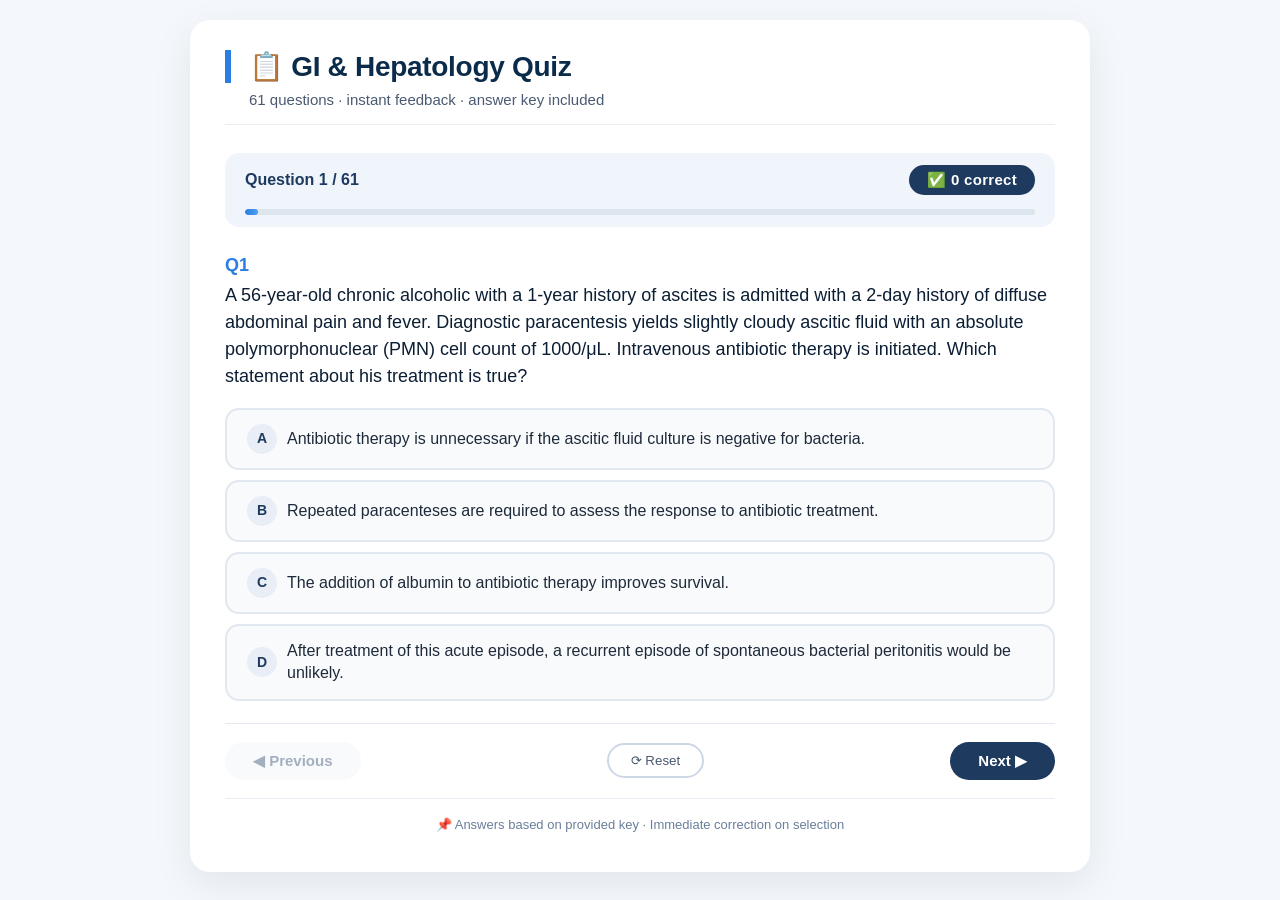
<file: exam2.html>
<!DOCTYPE html>
<html lang="en">
<head>
    <meta charset="UTF-8" />
    <meta name="viewport" content="width=device-width, initial-scale=1.0" />
    <title>Medical Quiz – Gastroenterology & Hepatology</title>
    <style>
        * {
            margin: 0;
            padding: 0;
            box-sizing: border-box;
        }

        body {
            font-family: 'Segoe UI', Tahoma, Geneva, Verdana, sans-serif;
            background: #f4f7fc;
            color: #1e2a3a;
            padding: 20px;
        }

        .container {
            max-width: 900px;
            margin: 0 auto;
            background: #ffffff;
            border-radius: 20px;
            box-shadow: 0 12px 40px rgba(0, 0, 0, 0.08);
            padding: 30px 35px 40px;
            transition: 0.3s;
        }

        h1 {
            font-size: 28px;
            font-weight: 700;
            color: #0b2b4a;
            letter-spacing: -0.3px;
            border-left: 6px solid #2a7de1;
            padding-left: 18px;
            margin-bottom: 8px;
        }

        .subhead {
            color: #4a5a72;
            font-size: 15px;
            margin-bottom: 28px;
            padding-left: 24px;
            font-weight: 400;
            border-bottom: 1px solid #e9edf4;
            padding-bottom: 16px;
        }

        .top-bar {
            display: flex;
            justify-content: space-between;
            align-items: center;
            background: #f0f4fb;
            padding: 12px 20px;
            border-radius: 14px;
            margin-bottom: 28px;
            flex-wrap: wrap;
            gap: 8px;
        }

        .progress-text {
            font-weight: 600;
            font-size: 16px;
            color: #1e3a5f;
        }

        .score-badge {
            background: #1e3a5f;
            color: #fff;
            padding: 6px 18px;
            border-radius: 30px;
            font-size: 15px;
            font-weight: 600;
            letter-spacing: 0.3px;
        }

        .progress-bar-wrap {
            width: 100%;
            height: 6px;
            background: #dde5ef;
            border-radius: 10px;
            margin-top: 6px;
            overflow: hidden;
        }

        .progress-bar-fill {
            height: 100%;
            width: 0%;
            background: linear-gradient(90deg, #2a7de1, #4ca1f0);
            border-radius: 10px;
            transition: width 0.4s ease;
        }

        .question-card {
            margin-bottom: 10px;
        }

        .q-number {
            font-weight: 700;
            color: #2a7de1;
            font-size: 18px;
            margin-bottom: 6px;
        }

        .q-text {
            font-size: 18px;
            font-weight: 500;
            line-height: 1.5;
            margin-bottom: 18px;
            color: #0b1e33;
        }

        .options-grid {
            display: flex;
            flex-direction: column;
            gap: 10px;
            margin-bottom: 20px;
        }

        .option-btn {
            background: #f9fafc;
            border: 2px solid #e2e8f0;
            border-radius: 14px;
            padding: 14px 20px;
            font-size: 16px;
            font-weight: 450;
            color: #1e2a3a;
            cursor: pointer;
            transition: all 0.15s ease;
            display: flex;
            align-items: center;
            gap: 10px;
            text-align: left;
            width: 100%;
            line-height: 1.4;
        }

        .option-btn:hover:not(.disabled) {
            background: #edf3fe;
            border-color: #b6c9e8;
            transform: translateY(-1px);
        }

        .option-btn .letter {
            display: inline-flex;
            align-items: center;
            justify-content: center;
            background: #e9eef6;
            border-radius: 50%;
            width: 30px;
            height: 30px;
            font-weight: 700;
            font-size: 14px;
            color: #1e3a5f;
            flex-shrink: 0;
        }

        .option-btn.correct {
            background: #d9f0e1;
            border-color: #1f8b4c;
        }

        .option-btn.correct .letter {
            background: #1f8b4c;
            color: #fff;
        }

        .option-btn.wrong {
            background: #fce4e4;
            border-color: #c73a3a;
        }

        .option-btn.wrong .letter {
            background: #c73a3a;
            color: #fff;
        }

        .option-btn.reveal-correct {
            background: #d9f0e1;
            border-color: #1f8b4c;
        }

        .option-btn.reveal-correct .letter {
            background: #1f8b4c;
            color: #fff;
        }

        .option-btn.disabled {
            cursor: default;
            opacity: 0.85;
        }

        .feedback-box {
            background: #f0f6ff;
            border-radius: 14px;
            padding: 16px 20px;
            margin-top: 6px;
            margin-bottom: 20px;
            border-left: 5px solid #2a7de1;
            font-size: 15px;
            line-height: 1.5;
            display: none;
        }

        .feedback-box.show {
            display: block;
        }

        .feedback-box .fb-correct {
            color: #1a6e3e;
            font-weight: 600;
        }

        .feedback-box .fb-wrong {
            color: #b12a2a;
            font-weight: 600;
        }

        .feedback-box .fb-answer {
            font-weight: 600;
            color: #0b2b4a;
        }

        .nav-row {
            display: flex;
            justify-content: space-between;
            align-items: center;
            margin-top: 22px;
            padding-top: 18px;
            border-top: 1px solid #e2e8f0;
            flex-wrap: wrap;
            gap: 12px;
        }

        .nav-btn {
            background: #eef3fa;
            border: none;
            padding: 10px 28px;
            border-radius: 40px;
            font-weight: 600;
            font-size: 15px;
            color: #1e3a5f;
            cursor: pointer;
            transition: 0.2s;
        }

        .nav-btn:hover:not(:disabled) {
            background: #d5e1f0;
            transform: scale(1.02);
        }

        .nav-btn:disabled {
            opacity: 0.4;
            cursor: not-allowed;
        }

        .nav-btn.primary {
            background: #1e3a5f;
            color: #fff;
        }

        .nav-btn.primary:hover:not(:disabled) {
            background: #0b2b4a;
        }

        .reset-btn {
            background: transparent;
            border: 2px solid #cdd8e6;
            padding: 8px 22px;
            border-radius: 40px;
            font-weight: 500;
            color: #4a5a72;
            cursor: pointer;
            transition: 0.2s;
        }

        .reset-btn:hover {
            background: #eef3fa;
            border-color: #9aafc9;
        }

        /* result screen */
        .result-screen {
            text-align: center;
            padding: 30px 10px 10px;
        }

        .result-screen .big-score {
            font-size: 72px;
            font-weight: 800;
            color: #0b2b4a;
            line-height: 1;
        }

        .result-screen .big-label {
            font-size: 22px;
            font-weight: 500;
            color: #2a4d6e;
            margin-top: 6px;
        }

        .result-screen .sub-meta {
            margin-top: 16px;
            color: #4a5a72;
            font-size: 16px;
        }

        .result-screen .detail-stats {
            display: flex;
            justify-content: center;
            gap: 40px;
            margin: 28px 0 18px;
            flex-wrap: wrap;
        }

        .result-screen .stat-item {
            background: #f0f4fb;
            padding: 14px 28px;
            border-radius: 16px;
            min-width: 100px;
        }

        .result-screen .stat-item .num {
            font-size: 32px;
            font-weight: 700;
            color: #0b2b4a;
        }

        .result-screen .stat-item .label {
            font-size: 14px;
            color: #4a5a72;
        }

        .result-screen .stat-item.green .num {
            color: #1f8b4c;
        }
        .result-screen .stat-item.red .num {
            color: #b12a2a;
        }

        .result-screen .restart-btn {
            margin-top: 28px;
            background: #1e3a5f;
            border: none;
            padding: 14px 44px;
            border-radius: 50px;
            font-size: 18px;
            font-weight: 600;
            color: #fff;
            cursor: pointer;
            transition: 0.2s;
        }

        .result-screen .restart-btn:hover {
            background: #0b2b4a;
            transform: scale(1.02);
        }

        .hidden {
            display: none !important;
        }

        .mt-4 {
            margin-top: 16px;
        }

        .small-note {
            font-size: 13px;
            color: #6a7e9a;
            margin-top: 18px;
            border-top: 1px solid #e9edf4;
            padding-top: 18px;
            text-align: center;
        }

        @media (max-width: 650px) {
            .container {
                padding: 18px 16px 28px;
            }
            h1 {
                font-size: 22px;
                padding-left: 12px;
            }
            .q-text {
                font-size: 16px;
            }
            .option-btn {
                font-size: 14px;
                padding: 12px 16px;
            }
            .top-bar {
                flex-direction: column;
                align-items: stretch;
                text-align: center;
            }
            .nav-row {
                flex-direction: column;
                align-items: stretch;
            }
            .nav-btn {
                text-align: center;
            }
            .result-screen .detail-stats {
                gap: 16px;
            }
            .result-screen .stat-item {
                min-width: 70px;
                padding: 10px 16px;
            }
            .result-screen .big-score {
                font-size: 52px;
            }
        }
    </style>
</head>
<body>

    <div class="container" id="app">
        <h1>📋 GI & Hepatology Quiz</h1>
        <div class="subhead">61 questions · instant feedback · answer key included</div>

        <!-- Top bar -->
        <div class="top-bar">
            <span class="progress-text" id="progressText">Question 1 / 61</span>
            <span class="score-badge" id="scoreBadge">✅ 0 correct</span>
            <div class="progress-bar-wrap">
                <div class="progress-bar-fill" id="progressFill"></div>
            </div>
        </div>

        <!-- Question area -->
        <div id="questionArea">
            <div class="question-card" id="questionCard">
                <div class="q-number" id="qNumber">Q1</div>
                <div class="q-text" id="qText">Loading question…</div>
                <div class="options-grid" id="optionsContainer"></div>
                <div class="feedback-box" id="feedbackBox">
                    <span id="feedbackIcon"></span>
                    <span id="feedbackText"></span>
                </div>
            </div>

            <!-- Navigation -->
            <div class="nav-row">
                <button class="nav-btn" id="prevBtn" disabled>◀ Previous</button>
                <div>
                    <button class="reset-btn" id="resetBtn">⟳ Reset</button>
                </div>
                <button class="nav-btn primary" id="nextBtn">Next ▶</button>
            </div>
        </div>

        <!-- Result screen -->
        <div id="resultScreen" class="result-screen hidden">
            <div class="big-score" id="finalScoreNum">0</div>
            <div class="big-label">out of 61</div>
            <div class="sub-meta" id="finalMessage">Great job!</div>
            <div class="detail-stats">
                <div class="stat-item green">
                    <div class="num" id="correctCount">0</div>
                    <div class="label">Correct</div>
                </div>
                <div class="stat-item red">
                    <div class="num" id="wrongCount">0</div>
                    <div class="label">Wrong</div>
                </div>
                <div class="stat-item">
                    <div class="num" id="unansweredCount">0</div>
                    <div class="label">Unanswered</div>
                </div>
            </div>
            <button class="restart-btn" id="restartBtn">🔄 Restart Quiz</button>
        </div>

        <div class="small-note">📌 Answers based on provided key · Immediate correction on selection</div>
    </div>

    <script>
        // --------------------------------------------------------------
        // DATA: 61 questions with options and correct answer (a–d)
        // --------------------------------------------------------------
        const quizData = [{
            id: 1,
            q: 'A 56-year-old chronic alcoholic with a 1-year history of ascites is admitted with a 2-day history of diffuse abdominal pain and fever. Diagnostic paracentesis yields slightly cloudy ascitic fluid with an absolute polymorphonuclear (PMN) cell count of 1000/μL. Intravenous antibiotic therapy is initiated. Which statement about his treatment is true?',
            options: [
                'Antibiotic therapy is unnecessary if the ascitic fluid culture is negative for bacteria.',
                'Repeated paracenteses are required to assess the response to antibiotic treatment.',
                'The addition of albumin to antibiotic therapy improves survival.',
                'After treatment of this acute episode, a recurrent episode of spontaneous bacterial peritonitis would be unlikely.'
            ],
            correct: 'c'
        }, {
            id: 2,
            q: 'A 52-year-old man with cirrhosis presents with massive hematemesis and hypotension. Endoscopy confirms actively bleeding esophageal varices. Which pharmacologic agent should be initiated immediately before endoscopy?',
            options: [
                'Ursodeoxycholic acid',
                'Octreotide',
                'Metoclopramide',
                'Omeprazole'
            ],
            correct: 'b'
        }, {
            id: 3,
            q: 'A patient with decompensated cirrhosis has refractory ascites, recurrent variceal bleeding, and hepatic encephalopathy. What is the most appropriate next step?',
            options: [
                'Splenectomy',
                'Oral steroids',
                'Repeat liver biopsy',
                'Liver transplantation referral'
            ],
            correct: 'd'
        }, {
            id: 4,
            q: 'A chronic alcoholic presents with AST:ALT ratio >2:1. Which diagnosis is most likely?',
            options: [
                'Alcoholic hepatitis',
                'Wilson disease',
                'Hemochromatosis',
                'Acute viral hepatitis'
            ],
            correct: 'a'
        }, {
            id: 5,
            q: 'A patient with cirrhosis becomes increasingly drowsy and develops reversal of sleep rhythm. Which finding represents the earliest manifestation of hepatic encephalopathy?',
            options: [
                'Hyperreflexia',
                'Daytime somnolence',
                'Asterixis',
                'Personality and sleep changes'
            ],
            correct: 'd'
        }, {
            id: 6,
            q: 'A 48-year-old obese woman presents with acute, severe right upper quadrant pain radiating to her right scapula, accompanied by fever and nausea. Abdominal ultrasound shows gallstones but lacks definitive evidence of gallbladder wall thickening. Clinical suspicion for cystic duct obstruction (acute cholecystitis) remains high. Which is the most sensitive next step and test of choice to confirm the diagnosis?',
            options: [
                'Hepatobiliary iminodiacetic acid (HIDA) scan',
                'Magnetic resonance cholangiopancreatography (MRCP)',
                'Computed tomography (CT) scan of the abdomen',
                'Endoscopic retrograde cholangiopancreatography (ERCP)'
            ],
            correct: 'a'
        }, {
            id: 7,
            q: 'A 45-year-old male with a history of alcohol use disorder presents with large-volume hematemesis, tachycardia, and hypotension. While preparing for endoscopy, a continuous intravenous infusion of octreotide is initiated to lower splanchnic blood flow. This pharmacological agent would be least appropriate for the management of which co-existing condition if present?',
            options: [
                'Pancreatic ascites',
                'Ulcerative colitis',
                'Short bowel syndrome',
                'Esophageal variceal bleeding'
            ],
            correct: 'b'
        }, {
            id: 8,
            q: 'A patient with portal hypertension develops congestive gastropathy. Which medication is most effective for long-term management?',
            options: [
                'Propranolol',
                'Octreotide',
                'Spironolactone',
                'Omeprazole'
            ],
            correct: 'b'
        }, {
            id: 9,
            q: 'Serologic testing in a healthcare worker reveals isolated anti-HBs positivity. This pattern most likely indicates:',
            options: [
                'Window period infection',
                'Chronic hepatitis B infection',
                'Acute hepatitis B infection',
                'Previous vaccination'
            ],
            correct: 'd'
        }, {
            id: 10,
            q: 'A 60-year-old man presents with painless progressive jaundice, weight loss, palpable gallbladder, and markedly elevated alkaline phosphatase. Which diagnosis is most likely?',
            options: [
                'Hemolytic anemia',
                'Acute hepatitis',
                'Carcinoma head of pancreas',
                'Gilbert syndrome'
            ],
            correct: 'c'
        }, {
            id: 11,
            q: 'A patient with advanced cirrhosis undergoes bile acid analysis. Which bile acid is typically markedly reduced due to impaired intestinal bacterial conversion?',
            options: [
                'Chenodeoxycholic acid',
                'Deoxycholic acid',
                'Cholic acid',
                'Glycocolic acid'
            ],
            correct: 'b'
        }, {
            id: 12,
            q: 'A young man develops recurrent mild unconjugated hyperbilirubinemia during fasting and stress. Liver enzymes are normal. Which test best confirms Gilbert syndrome?',
            options: [
                'Serum ceruloplasmin',
                'ERCP',
                'Liver biopsy',
                '48-hour fasting test'
            ],
            correct: 'd'
        }, {
            id: 13,
            q: 'A patient with hemochromatosis most commonly presents with:',
            options: [
                'Polyarthritis of large joints only',
                'Hepatomegaly',
                'Massive splenomegaly',
                'Hemoptysis'
            ],
            correct: 'b'
        }, {
            id: 14,
            q: 'A 52-year-old woman with decompensated HCV-cirrhosis is admitted with severe coagulopathy, presenting with prolonged PT and aPTT. Despite profoundly impaired hepatic synthetic function, laboratory analysis reveals that one specific coagulation factor remains functionally intact. Which factor is this?',
            options: [
                'Factor II',
                'Factor IX',
                'Factor VIII',
                'Factor VII'
            ],
            correct: 'c'
        }, {
            id: 15,
            q: 'A patient with Wilson disease is found to have brownish corneal rings on slit-lamp examination. The deposits occur in:',
            options: [
                'Lens capsule',
                'Bowman membrane',
                'Descemet membrane',
                'Retina'
            ],
            correct: 'c'
        }, {
            id: 16,
            q: 'A 28-year-old male intravenous drug user presents with a two-week history of fatigue, nausea, and right upper quadrant pain. Physical examination reveals scleral icterus. Laboratory shows AST 1200 U/L, ALT 1450 U/L, and elevated bilirubin. To confirm acute Hepatitis B infection, which serological marker would be the first to appear in his blood?',
            options: [
                'IgM antibody to Hepatitis B core antigen (IgM anti-HBc)',
                'Hepatitis B surface antigen (HBsAg)',
                'Hepatitis B e antigen (HBeAg)',
                'IgG antibody to Hepatitis B core antigen (IgG anti-HBc)'
            ],
            correct: 'b'
        }, {
            id: 17,
            q: 'A patient with decompensated cirrhosis has markedly prolonged PT and elevated INR. Which clotting factor level is expected to remain relatively preserved?',
            options: [
                'Factor II',
                'Factor VII',
                'Factor IX',
                'Factor VIII'
            ],
            correct: 'd'
        }, {
            id: 18,
            q: 'A patient with hereditary hemochromatosis is expected to have which laboratory pattern?',
            options: [
                'Low ferritin and low transferrin saturation',
                'Low serum iron only',
                'High ferritin and high transferrin saturation',
                'Low ferritin and high TIBC'
            ],
            correct: 'c'
        }, {
            id: 19,
            q: 'A patient with chronic hepatitis C and cirrhosis develops weight loss and a liver mass. Alpha-fetoprotein is elevated. Which diagnosis is most likely?',
            options: [
                'Hepatocellular carcinoma',
                'Hepatic adenoma',
                'Cholangiocarcinoma',
                'Liver abscess'
            ],
            correct: 'a'
        }, {
            id: 20,
            q: 'A patient with cirrhosis develops spontaneous bacterial peritonitis. Which ascitic fluid finding is diagnostic?',
            options: [
                'PMN count ≥ 250/μL',
                'SAAG < 1.1',
                'Glucose > 100 mg/dL',
                'Protein > 4 g/dL'
            ],
            correct: 'a'
        }, {
            id: 21,
            q: 'A 30-year-old healthcare worker is being evaluated for a needle-stick injury. Her baseline serology shows the isolated presence of Hepatitis B surface antibody (anti-HBs). She denies any prior history of jaundice or clinical hepatitis. Which best describes her current virological and immunological status?',
            options: [
                'She is in the "window period" of an acute Hepatitis B infection.',
                'She has successfully cleared a past, natural Hepatitis B infection.',
                'She is vaccinated against HBV.',
                'She has chronic Hepatitis B infection with low-level viral replication.'
            ],
            correct: 'c'
        }, {
            id: 22,
            q: 'A 55-year-old male with known alcoholic cirrhosis is brought to the clinic by his family due to increasing abdominal girth. On physical examination, the physician attempts to elicit shifting dullness. What is the minimal volume of fluid required to produce a classical shifting dullness sign?',
            options: [
                '100–250 mL',
                '500–1000 mL',
                'More than 1 liter',
                '250–800 mL'
            ],
            correct: 'b'
        }, {
            id: 23,
            q: 'Spider angiomas in chronic liver disease are primarily related to:',
            options: [
                'Hyperbilirubinemia',
                'Increased androgen levels',
                'Hyperestrogenism',
                'Iron overload'
            ],
            correct: 'c'
        }, {
            id: 24,
            q: 'A patient with cholestatic jaundice develops prolonged bleeding after a minor procedure. Deficiency of which vitamin is most likely responsible?',
            options: [
                'Vitamin D',
                'Vitamin A',
                'Vitamin C',
                'Vitamin K'
            ],
            correct: 'd'
        }, {
            id: 25,
            q: 'A 45-year-old alcoholic presents with severe epigastric pain radiating to the back, relieved by leaning forward. Serum lipase is markedly elevated. Which diagnosis is most likely?',
            options: [
                'Acute cholecystitis',
                'Acute pancreatitis',
                'Perforated peptic ulcer',
                'Mesenteric ischemia'
            ],
            correct: 'b'
        }, {
            id: 26,
            q: 'A patient with autoimmune hepatitis most commonly demonstrates which serologic marker?',
            options: [
                'Anti-Ro antibody',
                'Anti-smooth muscle antibody',
                'Antimitochondrial antibody',
                'Anti-dsDNA'
            ],
            correct: 'b'
        }, {
            id: 27,
            q: 'A 45-year-old male presents with signs of portal hypertension. Physical examination demonstrates striking distension of the paraumbilical veins radiating from the umbilicus, known as caput medusae. The presence of caput medusae strongly argues against which underlying etiology?',
            options: [
                'Extrahepatic portal vein obstruction',
                'Noncirrhotic portal fibrosis',
                'Laennec cirrhosis',
                'Budd-Chiari syndrome'
            ],
            correct: 'a'
        }, {
            id: 28,
            q: 'A 40-year-old white female complains of pruritus. Physical examination reveals xanthelasma and mild splenomegaly. She has an elevated alkaline phosphatase, but transaminases are normal. The antimitochondrial antibody test is positive. What is the most likely diagnosis?',
            options: [
                'Hepatocellular carcinoma',
                'Primary biliary cirrhosis',
                'Sclerosing cholangitis',
                'Anaerobic liver abscess'
            ],
            correct: 'b'
        }, {
            id: 29,
            q: 'A patient with chronic hepatitis B has persistent infectivity despite treatment. Which marker best indicates active viral replication?',
            options: [
                'HBV DNA',
                'Anti-HBe',
                'Anti-HBs',
                'IgG anti-HBc'
            ],
            correct: 'a'
        }, {
            id: 30,
            q: 'A 50-year-old male is hospitalized for severe acute viral hepatitis. Over five days, his total bilirubin rises from 5 mg/dL to 12 mg/dL, and ALT decreases from 2500 U/L to 400 U/L. He is lethargic but easily rousable. Which laboratory parameter is the best prognostic parameter of his remaining hepatocellular function?',
            options: [
                'Serum alkaline phosphatase',
                'Serum bilirubin concentration',
                'Prothrombin time',
                'Serum alanine aminotransferase (SGPT)'
            ],
            correct: 'c'
        }, {
            id: 31,
            q: 'Colonoscopy in a young adult demonstrates patchy transmural inflammation with skip lesions involving the terminal ileum. Which diagnosis is most likely?',
            options: [
                'Crohn disease',
                'Irritable bowel syndrome',
                'Infectious colitis',
                'Ulcerative colitis'
            ],
            correct: 'a'
        }, {
            id: 32,
            q: 'A 60-year-old man with known hepatitis C and previous liver biopsy showing cirrhosis requests evaluation for possible liver transplantation. He has had bleeding esophageal varices, hepatic encephalopathy, and refractory ascites. What is the next best step?',
            options: [
                'Refer the patient to a liver transplantation center',
                'Start treatment with interferon and ribavirin',
                'Refer the patient for hospice care',
                'Repeat liver biopsy'
            ],
            correct: 'a'
        }, {
            id: 33,
            q: 'A patient with cirrhosis develops confusion and flapping tremor. Which physical sign is represented by the tremor?',
            options: [
                'Asterixis',
                'Cogwheel rigidity',
                'Chvostek sign',
                'Trousseau sign'
            ],
            correct: 'a'
        }, {
            id: 34,
            q: 'A 60-year-old male is noted to have mild jaundice and 15-lb weight loss. The patient has noted pruritus and pale, clay-colored stools. On examination, the gallbladder is palpable. Alkaline phosphatase is very elevated. What is the most likely diagnosis?',
            options: [
                'Acute viral hepatitis',
                'Hemolysis secondary to G6PD deficiency',
                'Pancreatic carcinoma',
                'Crigler-Najjar syndrome'
            ],
            correct: 'c'
        }, {
            id: 35,
            q: 'A patient with complete common bile duct obstruction is expected to have:',
            options: [
                'Absent urinary urobilinogen',
                'Elevated unconjugated bilirubin only',
                'Elevated urinary urobilinogen',
                'Decreased serum alkaline phosphatase'
            ],
            correct: 'a'
        }, {
            id: 36,
            q: 'A patient with ascites has a serum-ascites albumin gradient (SAAG) of 1.6 g/dL. Which mechanism is most likely responsible?',
            options: [
                'Tuberculous peritonitis',
                'Pancreatic ascites',
                'Peritoneal carcinomatosis',
                'Portal hypertension'
            ],
            correct: 'd'
        }, {
            id: 37,
            q: 'A patient with inflammatory bowel disease develops primary sclerosing cholangitis. Which malignancy risk is particularly increased?',
            options: [
                'Pancreatic neuroendocrine tumor',
                'Hepatoblastoma',
                'Cholangiocarcinoma',
                'Renal cell carcinoma'
            ],
            correct: 'c'
        }, {
            id: 38,
            q: 'A 48-year-old woman presents with fatigue, pruritus, elevated alkaline phosphatase, and positive antimitochondrial antibody. Which immunoglobulin is most likely elevated?',
            options: [
                'IgM',
                'IgE',
                'IgD',
                'IgA'
            ],
            correct: 'a'
        }, {
            id: 39,
            q: 'A patient with chronic pancreatitis develops steatorrhea and diabetes mellitus. The underlying mechanism is:',
            options: [
                'Hypergastrinemia',
                'Exocrine and endocrine pancreatic insufficiency',
                'Excess insulin secretion',
                'Increased bile acid production'
            ],
            correct: 'b'
        }, {
            id: 40,
            q: 'A 40-year-old woman presents with fever, right upper quadrant pain, leukocytosis, and positive Murphy sign. Ultrasonography is inconclusive. Which investigation has the highest sensitivity for acute cystic duct obstruction?',
            options: [
                'HIDA scan',
                'MRCP',
                'CT scan of the abdomen',
                'ERCP'
            ],
            correct: 'a'
        }, {
            id: 41,
            q: 'A patient with acute hepatitis B enters the "window period." Which serologic marker remains detectable?',
            options: [
                'Anti-HBs',
                'HBsAg',
                'HBeAg',
                'IgM anti-HBc'
            ],
            correct: 'd'
        }, {
            id: 42,
            q: 'A patient with suspected pancreatic carcinoma has progressive jaundice and weight loss. Which tumor marker is most useful?',
            options: [
                'AFP',
                'CEA',
                'PSA',
                'CA 19-9'
            ],
            correct: 'd'
        }, {
            id: 43,
            q: 'A patient with obstructive jaundice complains of severe itching, particularly affecting the hands and feet. The symptom is most likely due to:',
            options: [
                'Increased histamine release',
                'Elevated serum ammonia',
                'Iron deposition',
                'Deposition of bile salts in skin'
            ],
            correct: 'd'
        }, {
            id: 44,
            q: 'A 60-year-old man with a stricture of the common bile duct due to pancreatic head adenocarcinoma develops easy bruising and a prolonged prothrombin time (PT). His coagulopathy corrects rapidly after parenteral Vitamin K. The initial failure to absorb dietary Vitamin K was primarily due to the absence of which in the intestinal lumen?',
            options: [
                'Hydrochloric acid',
                'Bile salts',
                'Bilirubin',
                'Succus entericus'
            ],
            correct: 'b'
        }, {
            id: 45,
            q: 'A patient with acute acetaminophen toxicity develops fulminant hepatic failure. Which antidote should be administered urgently?',
            options: [
                'Penicillamine',
                'Naloxone',
                'N-acetylcysteine',
                'Deferoxamine'
            ],
            correct: 'c'
        }, {
            id: 46,
            q: 'A 35-year-old man presents with AST and ALT levels above 2000 U/L. Which diagnosis is most likely?',
            options: [
                'Chronic pancreatitis',
                'Acute viral hepatitis',
                'Irritable bowel syndrome',
                'Nephrotic syndrome'
            ],
            correct: 'b'
        }, {
            id: 47,
            q: 'A pregnant woman undergoes routine liver function testing. Which parameter usually remains within normal range during uncomplicated pregnancy?',
            options: [
                'Serum albumin',
                'Serum transaminases',
                'Alkaline phosphatase',
                'Serum cholesterol'
            ],
            correct: 'b'
        }, {
            id: 48,
            q: 'A young woman complains of one week of fatigue, change in skin color, and dark brown urine. She has right upper quadrant tenderness and ALT of 1035 U/L. What is the most likely diagnosis?',
            options: [
                'Crigler-Najjar syndrome',
                'Hemolysis secondary to G6PD deficiency',
                'Pancreatic carcinoma',
                'Acute viral hepatitis'
            ],
            correct: 'd'
        }, {
            id: 49,
            q: 'A patient with portal hypertension develops abdominal wall collateral veins radiating from the umbilicus. Blood flow is directed:',
            options: [
                'Toward the umbilicus',
                'Superiorly only',
                'Away from the umbilicus',
                'Inferiorly only'
            ],
            correct: 'c'
        }, {
            id: 50,
            q: 'A 58-year-old male with long-standing cirrhosis resulting from hepatitis C develops vague right upper quadrant pain and weight loss. A right upper quadrant mass is palpable. Serum alkaline phosphatase is elevated. What is the most likely diagnosis?',
            options: [
                'Hepatocellular carcinoma',
                'Primary biliary cirrhosis',
                'Sclerosing cholangitis',
                'Anaerobic liver abscess'
            ],
            correct: 'a'
        }, {
            id: 51,
            q: 'A patient presents with isolated elevation of alkaline phosphatase. Which test best determines whether the source is hepatobiliary?',
            options: [
                'Serum bilirubin',
                'Gamma-glutamyl transpeptidase',
                'Prothrombin time',
                'Serum albumin'
            ],
            correct: 'b'
        }, {
            id: 52,
            q: 'A patient with ulcerative colitis presents with severe abdominal distension, fever, tachycardia, and colonic dilation on X-ray. Which complication has developed?',
            options: [
                'Volvulus',
                'Intussusception',
                'Fistula formation',
                'Toxic megacolon'
            ],
            correct: 'd'
        }, {
            id: 53,
            q: 'A 24-year-old woman is admitted to the ICU with acute changes in mental status, asterixis, and severe jaundice. She has no prior liver disease. INR is 3.5, transaminases >3000 U/L. Ultrasound reveals a rapidly shrinking liver. In the global context, what is the most common underlying etiology for this fulminant hepatic failure?',
            options: [
                'Acute viral hepatitis',
                'Acute alcoholic hepatitis',
                'Acetaminophen toxicity (Drug-induced)',
                'Autoimmune chronic active hepatitis'
            ],
            correct: 'a'
        }, {
            id: 54,
            q: 'A patient with celiac disease undergoes biopsy of the small intestine. Which histologic feature is expected?',
            options: [
                'Transmural fibrosis',
                'Caseating granulomas',
                'Pseudopolyps only',
                'Villous atrophy with crypt hyperplasia'
            ],
            correct: 'd'
        }, {
            id: 55,
            q: 'A 22-year-old medical student notes mild scleral icterus after a week of intense studying, poor sleep, and skipping meals. Total bilirubin 3.2 mg/dL with direct bilirubin 0.4 mg/dL. Transaminases, ALP, and CBC are normal. Which intervention would be the best way to diagnose his suspected benign syndrome?',
            options: [
                '48-hour fasting with 300 kcal/day dietary restriction',
                'Performing a percutaneous liver biopsy',
                'Administering a bromsulfophthalcin (BSP) excretion test',
                'Testing for red blood cell survival and fragility'
            ],
            correct: 'a'
        }, {
            id: 56,
            q: 'A 48-year-old man of Northern European descent presents with progressive fatigue, generalized arthralgia, and newly diagnosed diabetes mellitus. Physical examination reveals slate-gray hyperpigmentation and hepatomegaly. A liver biopsy is planned. Which represents the definitive diagnostic threshold and the expected commonest hepatic lesion?',
            options: [
                'Hepatic iron index >1.5 with primary hepatocellular carcinoma',
                'Plasma iron >300 μg/dL with macronodular cirrhosis',
                'Hepatic iron index >1.5 with micronodular cirrhosis',
                'Total iron binding capacity (TIBC) <200 μg/dL with fatty liver'
            ],
            correct: 'c'
        }, {
            id: 57,
            q: 'A cirrhotic patient develops confusion after gastrointestinal bleeding. Which mechanism best explains the encephalopathy?',
            options: [
                'Increased insulin secretion',
                'Increased ammonia production from intestinal protein breakdown',
                'Decreased portal venous pressure',
                'Decreased bilirubin conjugation'
            ],
            correct: 'b'
        }, {
            id: 58,
            q: 'A 37-year-old woman is referred for evaluation of chronically abnormal liver chemistries. She has long-standing obesity with BMI 38. Liver enzymes show transaminases two to three times normal. Bilirubin and ALP are normal, hepatitis B and C negative. If a liver biopsy were performed, what is the most likely pathology?',
            options: [
                'Cirrhosis',
                'Microvesicular fatty liver',
                'Portal triaditis with piecemeal necrosis',
                'Macrovesicular fatty liver'
            ],
            correct: 'd'
        }, {
            id: 59,
            q: 'An African American male develops mild jaundice while being treated for a urinary tract infection. Urine bilirubin is negative. Serum bilirubin is 3 mg/dL, mostly unconjugated. Hemoglobin is 7 g/dL. What is the most likely diagnosis?',
            options: [
                'Acute viral hepatitis',
                'Crigler-Najjar syndrome',
                'Hemolysis secondary to G6PD deficiency',
                'Pancreatic carcinoma'
            ],
            correct: 'c'
        }, {
            id: 60,
            q: 'A 42-year-old woman presents with severe, generalized pruritus that is worse at night, along with progressive fatigue. Physical examination reveals xanthelasma and hepatomegaly. Laboratory tests show isolated elevation of alkaline phosphatase and a highly positive antimitochondrial antibody (AMA) titer. Which immunoglobulin class is most likely to be disproportionately elevated?',
            options: [
                'IgA',
                'IgG',
                'IgM',
                'IgD'
            ],
            correct: 'c'
        }, {
            id: 61,
            q: 'A patient with hepatic encephalopathy has elevated serum ammonia. Which acid-base disorder is classically seen early in the disease?',
            options: [
                'Respiratory alkalosis',
                'Metabolic acidosis',
                'Respiratory acidosis',
                'Metabolic alkalosis'
            ],
            correct: 'a'
        }];

        // --------------------------------------------------------------
        // APP STATE
        // --------------------------------------------------------------
        let currentIndex = 0;
        let answers = {}; // { questionId: 'a'|'b'|'c'|'d' }
        let revealed = {}; // { questionId: true } — whether feedback has been shown

        const optionLetters = ['a', 'b', 'c', 'd'];

        // DOM refs
        const qNumber = document.getElementById('qNumber');
        const qText = document.getElementById('qText');
        const optionsContainer = document.getElementById('optionsContainer');
        const feedbackBox = document.getElementById('feedbackBox');
        const feedbackIcon = document.getElementById('feedbackIcon');
        const feedbackText = document.getElementById('feedbackText');
        const prevBtn = document.getElementById('prevBtn');
        const nextBtn = document.getElementById('nextBtn');
        const resetBtn = document.getElementById('resetBtn');
        const restartBtn = document.getElementById('restartBtn');
        const progressText = document.getElementById('progressText');
        const scoreBadge = document.getElementById('scoreBadge');
        const progressFill = document.getElementById('progressFill');
        const questionArea = document.getElementById('questionArea');
        const resultScreen = document.getElementById('resultScreen');
        const finalScoreNum = document.getElementById('finalScoreNum');
        const finalMessage = document.getElementById('finalMessage');
        const correctCount = document.getElementById('correctCount');
        const wrongCount = document.getElementById('wrongCount');
        const unansweredCount = document.getElementById('unansweredCount');

        // --------------------------------------------------------------
        // RENDER
        // --------------------------------------------------------------
        function renderQuestion(index) {
            const data = quizData[index];
            if (!data) return;

            qNumber.textContent = `Q${data.id}`;
            qText.textContent = data.q;

            // Build options
            optionsContainer.innerHTML = '';
            data.options.forEach((optText, i) => {
                const letter = optionLetters[i];
                const btn = document.createElement('button');
                btn.className = 'option-btn';
                btn.dataset.letter = letter;
                btn.innerHTML = `<span class="letter">${letter.toUpperCase()}</span> ${optText}`;

                // Check if already answered
                const answered = answers[data.id];
                if (answered) {
                    btn.classList.add('disabled');
                    const isCorrect = (letter === data.correct);
                    const isSelected = (letter === answered);
                    if (isSelected && isCorrect) btn.classList.add('correct');
                    else if (isSelected && !isCorrect) btn.classList.add('wrong');
                    else if (!isSelected && letter === data.correct && revealed[data.id]) {
                        btn.classList.add('reveal-correct');
                    }
                }

                btn.addEventListener('click', () => handleOptionClick(data.id, letter));
                optionsContainer.appendChild(btn);
            });

            // Show feedback if answered
            if (answers[data.id]) {
                showFeedback(data.id);
            } else {
                feedbackBox.classList.remove('show');
            }

            // Update nav
            prevBtn.disabled = (index === 0);
            nextBtn.textContent = (index === quizData.length - 1) ? 'Finish ✓' : 'Next ▶';

            // Progress
            const total = quizData.length;
            progressText.textContent = `Question ${index + 1} / ${total}`;
            progressFill.style.width = `${((index + 1) / total) * 100}%`;

            // Score
            updateScore();
        }

        function handleOptionClick(qId, letter) {
            // If already answered, ignore
            if (answers[qId]) return;

            const data = quizData.find(d => d.id === qId);
            if (!data) return;

            // Record answer
            answers[qId] = letter;
            revealed[qId] = true;

            // Re-render
            renderQuestion(currentIndex);

            // Auto-advance after a short delay?
            // We'll let user click next manually.
        }

        function showFeedback(qId) {
            const data = quizData.find(d => d.id === qId);
            if (!data) return;
            const answer = answers[qId];
            if (!answer) {
                feedbackBox.classList.remove('show');
                return;
            }

            const isCorrect = (answer === data.correct);
            const correctLetter = data.correct.toUpperCase();
            const answerText = data.options[optionLetters.indexOf(data.correct)];

            feedbackBox.classList.add('show');
            if (isCorrect) {
                feedbackIcon.textContent = '✅';
                feedbackText.innerHTML = `<span class="fb-correct">Correct!</span> The correct answer is <span class="fb-answer">${correctLetter}</span>.`;
            } else {
                feedbackIcon.textContent = '❌';
                feedbackText.innerHTML =
                    `<span class="fb-wrong">Incorrect.</span> The correct answer is <span class="fb-answer">${correctLetter}</span>: “${answerText}”.`;
            }
        }

        function updateScore() {
            let correct = 0;
            let totalAnswered = 0;
            quizData.forEach(d => {
                if (answers[d.id]) {
                    totalAnswered++;
                    if (answers[d.id] === d.correct) correct++;
                }
            });
            scoreBadge.textContent = `✅ ${correct} correct`;
            return { correct, totalAnswered };
        }

        function getStats() {
            let correct = 0,
                wrong = 0,
                unanswered = 0;
            quizData.forEach(d => {
                if (answers[d.id]) {
                    if (answers[d.id] === d.correct) correct++;
                    else wrong++;
                } else {
                    unanswered++;
                }
            });
            return { correct, wrong, unanswered };
        }

        // --------------------------------------------------------------
        // NAVIGATION
        // --------------------------------------------------------------
        function goTo(index) {
            if (index < 0) index = 0;
            if (index >= quizData.length) index = quizData.length - 1;
            currentIndex = index;
            renderQuestion(currentIndex);
            // Scroll to top of card
            document.querySelector('.question-card').scrollIntoView({ behavior: 'smooth', block: 'start' });
        }

        function showResults() {
            questionArea.classList.add('hidden');
            resultScreen.classList.remove('hidden');
            const stats = getStats();
            finalScoreNum.textContent = stats.correct;
            correctCount.textContent = stats.correct;
            wrongCount.textContent = stats.wrong;
            unansweredCount.textContent = stats.unanswered;

            let msg = '';
            const pct = (stats.correct / quizData.length) * 100;
            if (pct >= 90) msg = '🌟 Excellent! Masterful performance.';
            else if (pct >= 75) msg = '👏 Great job! Strong knowledge.';
            else if (pct >= 60) msg = '📖 Good effort. Review the topics you missed.';
            else if (pct >= 45) msg = '🔁 Needs more review. Keep studying!';
            else msg = '📚 Consider a thorough review of the material.';
            finalMessage.textContent = msg;
        }

        function resetQuiz() {
            answers = {};
            revealed = {};
            currentIndex = 0;
            resultScreen.classList.add('hidden');
            questionArea.classList.remove('hidden');
            renderQuestion(0);
        }

        // --------------------------------------------------------------
        // EVENT LISTENERS
        // --------------------------------------------------------------
        prevBtn.addEventListener('click', () => {
            if (currentIndex > 0) goTo(currentIndex - 1);
        });

        nextBtn.addEventListener('click', () => {
            const data = quizData[currentIndex];
            // If current question unanswered, allow navigation but warn?
            if (!answers[data.id]) {
                // Allow moving forward but mark as unanswered
                // We'll just move
            }
            if (currentIndex === quizData.length - 1) {
                // Finish
                showResults();
            } else {
                goTo(currentIndex + 1);
            }
        });

        resetBtn.addEventListener('click', resetQuiz);
        restartBtn.addEventListener('click', resetQuiz);

        // Keyboard shortcuts
        document.addEventListener('keydown', (e) => {
            if (e.key === 'ArrowLeft' && !prevBtn.disabled) prevBtn.click();
            if (e.key === 'ArrowRight' && !nextBtn.disabled) nextBtn.click();
        });

        // --------------------------------------------------------------
        // INIT
        // --------------------------------------------------------------
        renderQuestion(0);

        console.log('📋 Quiz loaded — 61 questions. Good luck!');
    </script>

</body>
</html>
</file>
<file: style.css>
#labelforsetting,
#labelforvisualmode,
#switchforvisualmode:checked+#labelforvisualmode {
    background-repeat: no-repeat;
    background-position: center
}

#labelforsetting,
#labelforsound {
    height: 40px;
    background-size: 60%
}

#preloader,
.invertapplied,
.invertsettinglabel {
    filter: invert(1)
}

#preloader,
noscript {
    width: 100%;
    height: 100%
}

body,
noscript {
    background-color: var(--color-dark-mode)
}

.main,
body {
    overflow-x: hidden
}

#backtotopbutton article,
:root {
    font-family: Whitney, -apple-system, BlinkMacSystemFont, Segoe UI, Roboto, Helvetica, Arial, sans-serif
}

.eye,
.image-div,
.logo,
.navbar,
.project-box,
.resume-btn,
footer {
    overflow: hidden
}

.cta,
.github-redirect,
.navbar-tabs-ul a {
    text-decoration: none
}

#GmailLogo,
.sign svg path {
    fill: white
}

* {
    box-sizing: border-box;
    margin: 0;
    padding: 0;
    -webkit-user-select: none;
    -moz-user-select: none;
    -ms-user-select: none;
    user-select: none;
    -webkit-tap-highlight-color: transparent
}

::selection {
    background-color: transparent
}

::-moz-selection {
    background: 0 0
}

html {
    font-size: 62.5%;
    scroll-behavior: smooth;
    text-rendering: optimizeLegibility;
    -webkit-font-smoothing: antialiased
}

:root {
    cursor: default;
    --color-white: #fff;
    --color-black: #000;
    --color-dark-mode: #07000c;
    --color-light-mode: #ece7e1;
    --color-ddd-color: #fff;
    --color-gray: #e9e9e9;
    --color-purple: #5600a4;
    --color-light-purple: #c084fc;
    --color-light-blue: #8b5cf6;
    --color-navbarBorder-dark: #5600a433;
    --color-shadowDark: rgba(0, 0, 0, 0.137);
    --static-heading-gradient-blue: #ffffff;
    --static-heading-gradient-pink: #a855f7;
    --tech-stack-box-first-color: #1a0b2e;
    --tech-stack-box-second-color: rgba(26, 11, 46, 0);
    --tech-stack-box-border-color: #3d1a6e
}

#hello-friend,
.footer-bottom article,
.getintouch-heading article,
.language-speak article,
.navbar-tabs-ul li,
.two-words article {
    font-family: fira code
}

::-webkit-scrollbar {
    width: 5px
}

::-webkit-scrollbar-track {
    background: #07000c
}

::-webkit-scrollbar-thumb {
    background-color: #5600a4
}

.cursor-inner {
    width: 8px;
    height: 8px;
    background-color: var(--color-light-blue)
}

.cursor-outer {
    width: 35px;
    height: 35px;
    border: 2px solid #fff
}

.cursor-inner,
.cursor-outer {
    position: fixed;
    top: 0;
    left: 0;
    transform: translate(-50%, -50%);
    border-radius: 50%;
    z-index: 9999;
    pointer-events: none
}

.setting-container,
.settingactivate {
    transform-origin: left;
    transition-duration: .5s
}

.cursor-inner.hover {
    width: 25px;
    height: 25px;
    transition: .2s;
    mix-blend-mode: difference
}

.cursor-outer.hover {
    width: 50px;
    height: 50px;
    transition: .2s
}

.activeThistab:before,
.navbar-tabs-ul li:hover:before {
    background-color: var(--color-white);
    height: 10px;
    width: 10px;
    left: -20px
}

.light-mode {
    --color-dark-mode: #ece7e1;
    --color-black: #fff;
    --color-white: #000;
    --color-ddd-color: rgb(31, 31, 31);
    --color-navbarBorder-dark: #d1d6eb;
    --static-heading-gradient-blue: #5600a4;
    --static-heading-gradient-pink: #7e22ce;
    --color-shadowDark: #e2ddd7;
    --tech-stack-box-first-color: #e7e2db;
    --tech-stack-box-second-color: #ece7e100;
    --tech-stack-box-border-color: #dad5cf
}

.setting-container {
    width: 60px;
    height: 50px;
    margin-left: 50px;
    display: flex;
    align-items: center;
    gap: 30px;
    padding: 20px 0
}

#labelforsetting {
    width: 40px;
    display: flex;
    align-items: center;
    justify-content: center;
    padding: 0 20px;
    background-image: url(src/svg/settings-svgrepo-com.svg);
    transition-duration: .5s;
    cursor: pointer
}

.soundtogglebuttoncontainer,
.visualmodetogglebuttoncontainer {
    align-items: center;
    width: fit-content;
    transition-duration: .3s
}

.settingactivate {
    width: 200px
}

.visualmodetogglebuttoncontainer {
    height: fit-content;
    display: flex;
    justify-content: center;
    transform: translate(-50px) scale(0)
}

.visualmodeshow {
    transition-duration: .3s;
    transform: translate(0) scale(1)
}

#switchforsetting,
#switchforsound,
#switchforvisualmode,
.hamburger,
.mobiletogglemenu {
    display: none
}

#switchforsetting:checked+#labelforsetting {
    transform: rotate(180deg);
    transition-duration: .5s
}

#labelforvisualmode {
    position: relative;
    width: 40px;
    height: 40px;
    background-image: url(src/png/crescent-moon\ \(1\).png);
    background-size: 50%;
    transition-duration: .5s;
    cursor: pointer
}

#switchforvisualmode:checked+#labelforvisualmode {
    transform: rotate(360deg);
    transition-duration: .5s;
    background-image: url(src/png/sun.png);
    background-size: 60%
}

.soundtogglebuttoncontainer {
    height: fit-content;
    display: flex;
    justify-content: center;
    transform: translate(-130px) scale(0)
}

#labelforsound,
#preloader {
    display: flex;
    align-items: center;
    background-repeat: no-repeat;
    background-position: center
}

.soundmodeshow {
    transition-delay: .1s;
    transition-duration: .5s;
    display: inline-block;
    transform: translate(0) scale(1)
}

.logo,
.logo:hover {
    transition-duration: 1s
}

#labelforsound {
    position: relative;
    justify-content: center;
    width: 40px;
    background-image: url(src/svg/Mute_Icon.svg);
    cursor: pointer;
    transition-duration: .5s
}

#switchforsound:checked+#labelforsound {
    transition-duration: .5s;
    background-image: url(src/svg/Speaker_Icon.svg);
    background-size: 50%;
    background-repeat: no-repeat;
    background-position: center
}

header {
    width: 100%;
    height: 115px;
    display: flex;
    align-items: flex-end;
    justify-content: center
}

#preloader {
    background-color: #fff;
    position: fixed;
    z-index: 99999;
    justify-content: center;
    overflow-y: hidden;
    background-image: url(src/svg/Pulse-0.4s-200px.svg);
    background-size: 10%
}

.navbar,
noscript {
    display: flex;
    align-items: center;
    position: fixed
}

#name,
.getintouch-heading article {
    background: -webkit-linear-gradient(135deg, var(--color-light-blue), var(--color-light-purple), var(--color-light-blue), var(--color-light-purple));
    -webkit-text-fill-color: transparent
}

noscript {
    justify-content: center;
    font-size: 4rem;
    color: #fff;
    z-index: 999999
}

.fakenavbar {
    height: 0;
    width: 0%;
    background-color: transparent
}

.navbar {
    background-image: linear-gradient(to bottom right, var(--tech-stack-box-first-color), var(--tech-stack-box-second-color));
    backdrop-filter: blur(10px);
    height: 80px;
    width: 80%;
    padding: 0 20px;
    justify-content: space-between;
    z-index: 999;
    border: 1px solid var(--color-navbarBorder-dark);
    border-radius: 50px
}

.navbar-tabs,
.navbar-tabs-ul {
    height: 100%;
    align-items: center
}

.logo,
.navbar-tabs-ul li {
    position: relative;
    display: flex
}

.navbar-tabs {
    display: flex;
    width: 80%
}

.navbar-tabs-ul {
    width: 100%;
    display: flex;
    list-style: none;
    justify-content: flex-end;
    gap: 80px;
    color: var(--color-white)
}

.navbar-tabs-ul li {
    width: fit-content;
    height: 30px;
    text-align: center;
    align-items: center;
    justify-content: center;
    font-size: 1.5rem
}

.navbar-tabs-ul li:hover:before {
    content: "";
    position: absolute;
    border-radius: 5px;
    z-index: -1
}

.navbar-tabs-ul a {
    color: var(--color-white);
    font-weight: 100
}

.logo {
    width: 10%;
    height: 100%;
    flex-direction: column;
    align-items: center;
    justify-content: space-between;
    -webkit-user-select: none;
    -moz-user-select: none;
    -ms-user-select: none;
    user-select: none
}

.face,
.logo-top {
    width: 100%;
    align-items: center;
    display: flex
}

.hey {
    color: #fff;
    position: absolute;
    font-size: 2.5rem;
    font-weight: 300;
    background-color: #1a0b2e;
    padding: 5px 10px;
    border-radius: 20px;
    left: 120px;
    bottom: 80px;
    opacity: 0
}

#hello-friend,
#work,
.about-info p,
.activeThistab,
.language-speak article {
    color: var(--color-white)
}

.blob,
.eye,
.pupil {
    border-radius: 50%
}

.popup {
    animation: 3s linear pop-up
}

@keyframes pop-up {
    from {
        bottom: -50px;
        left: 50px;
        opacity: 1
    }

    to {
        opacity: 0
    }
}

.logo-top {
    height: 100%;
    justify-content: center;
    transform-origin: bottom;
    position: relative
}

.activeThistab:before,
.face {
    content: "";
    position: absolute
}

.logo-top img {
    height: 100%;
    z-index: 2
}

.face {
    height: 74%;
    bottom: 0;
    justify-content: center;
    gap: 5px;
    z-index: 1;
    padding-left: 1px
}

.eye {
    width: 8px;
    height: 8px;
    display: flex;
    align-items: center;
    justify-content: center;
    background-color: #fff
}

.left-eye {
    box-shadow: -1px -2px 2px rgba(0, 0, 0, .589) inset
}

.right-eye {
    box-shadow: 1px 3px 2px rgba(0, 0, 0, .589) inset
}

.pupil {
    width: 3.5px;
    height: 3.5px;
    background: #241010
}

.logo:hover {
    transform: translateY(200px)
}

.activeThistab:before {
    border-radius: 50%;
    z-index: -1
}

.dp::after,
.dp::before {
    height: 300px;
    z-index: -2;
    content: ""
}

.main {
    width: 100%;
    height: fit-content;
    position: relative
}

.blob {
    position: absolute;
    right: -15%;
    top: 0;
    background-color: var(--color-light-purple);
    width: 600px;
    height: 100vh;
    filter: blur(300px);
    opacity: .3;
    animation: 1s linear infinite alternate-reverse breath
}

@keyframes breath {
    from {
        opacity: .3
    }

    to {
        opacity: .5
    }
}

.landing-page-container {
    width: 100%;
    height: calc(100vh - 115px);
    display: flex;
    flex-direction: row;
    align-items: center;
    justify-content: center
}

.text-content {
    display: flex;
    flex-direction: column;
    width: 60%;
    height: 100%;
    align-items: flex-start;
    justify-content: center
}

#hello-friend {
    font-size: 3.5rem;
    font-weight: 600;
    width: fit-content;
    display: flex;
    align-items: flex-end
}

#name,
#work {
    font-size: 8rem;
    width: fit-content
}

#name,
#work,
.letsTalkBtn-text {
    display: flex;
    font-weight: 700
}

@-webkit-keyframes vibrate-1 {

    0%,
    100% {
        -webkit-transform: translate(0);
        transform: translate(0)
    }

    20% {
        -webkit-transform: translate(-2px, 2px);
        transform: translate(-2px, 2px)
    }

    40% {
        -webkit-transform: translate(-2px, -2px);
        transform: translate(-2px, -2px)
    }

    60% {
        -webkit-transform: translate(2px, 2px);
        transform: translate(2px, 2px)
    }

    80% {
        -webkit-transform: translate(2px, -2px);
        transform: translate(2px, -2px)
    }
}

@keyframes vibrate-1 {

    0%,
    100% {
        -webkit-transform: translate(0);
        transform: translate(0)
    }

    20% {
        -webkit-transform: translate(-2px, 2px);
        transform: translate(-2px, 2px)
    }

    40% {
        -webkit-transform: translate(-2px, -2px);
        transform: translate(-2px, -2px)
    }

    60% {
        -webkit-transform: translate(2px, 2px);
        transform: translate(2px, 2px)
    }

    80% {
        -webkit-transform: translate(2px, -2px);
        transform: translate(2px, -2px)
    }
}

#name {
    align-items: flex-start;
    flex-wrap: wrap;
    font-size: 6rem;
    background: linear-gradient(-45deg, var(--color-light-blue), var(--color-light-purple), var(--color-light-blue), var(--color-light-purple));
    background-clip: text;
    -webkit-background-clip: text;
    background-size: 400% 400%;
    -webkit-animation: 3s infinite gradient;
    animation: 3s infinite gradient
}

@keyframes gradient {

    0%,
    100% {
        background-position: 0 50%
    }

    50% {
        background-position: 100% 50%
    }
}

#work {
    align-items: flex-start;
    flex-wrap: wrap
}

#info-para,
.about-info p {
    font-weight: 400;
    font-size: 2rem
}

#work div {
    display: flex;
    margin: 0 12px 0 0
}

.jello:hover {
    background-clip: text;
    -webkit-background-clip: text;
    -webkit-text-fill-color: transparent;
    background-color: #c084fc;
    -webkit-animation: .9s both jello-vertical;
    animation: .9s both jello-vertical
}

#backtotopbutton,
.dp::after,
.dp::before,
.letsTalkBtn {
    background-color: transparent
}

@-webkit-keyframes jello-vertical {

    0%,
    100% {
        -webkit-transform: scale3d(1, 1, 1);
        transform: scale3d(1, 1, 1)
    }

    30% {
        -webkit-transform: scale3d(.75, 1.25, 1);
        transform: scale3d(.75, 1.25, 1)
    }

    40% {
        -webkit-transform: scale3d(1.25, .75, 1);
        transform: scale3d(1.25, .75, 1)
    }

    50% {
        -webkit-transform: scale3d(.85, 1.15, 1);
        transform: scale3d(.85, 1.15, 1)
    }

    65% {
        -webkit-transform: scale3d(1.05, .95, 1);
        transform: scale3d(1.05, .95, 1)
    }

    75% {
        -webkit-transform: scale3d(.95, 1.05, 1);
        transform: scale3d(.95, 1.05, 1)
    }
}

@keyframes jello-vertical {

    0%,
    100% {
        -webkit-transform: scale3d(1, 1, 1);
        transform: scale3d(1, 1, 1)
    }

    30% {
        -webkit-transform: scale3d(.75, 1.25, 1);
        transform: scale3d(.75, 1.25, 1)
    }

    40% {
        -webkit-transform: scale3d(1.25, .75, 1);
        transform: scale3d(1.25, .75, 1)
    }

    50% {
        -webkit-transform: scale3d(.85, 1.15, 1);
        transform: scale3d(.85, 1.15, 1)
    }

    65% {
        -webkit-transform: scale3d(1.05, .95, 1);
        transform: scale3d(1.05, .95, 1)
    }

    75% {
        -webkit-transform: scale3d(.95, 1.05, 1);
        transform: scale3d(.95, 1.05, 1)
    }
}

#info-para {
    width: 75%;
    padding-top: 30px;
    color: var(--color-ddd-color);
    line-height: 20px
}

.contact-btn-div {
    width: 100%;
    padding-top: 50px;
    height: fit-content;
    display: flex;
    align-items: center;
    justify-content: flex-start
}

.letsTalkBtn {
    position: relative;
    border: none;
    width: 180px;
    height: 40px;
    border-radius: 0;
    cursor: pointer;
    transition: .3s
}

.letsTalkBtn-text {
    width: 100%;
    height: 100%;
    background-color: rgba(230, 230, 230, .466);
    border: none;
    border-radius: 7px;
    backdrop-filter: blur(5px);
    color: #000;
    align-items: center;
    justify-content: center;
    letter-spacing: .8px
}

.cta:hover span,
.text,
.tooltip {
    color: #fff
}

.resume-btn,
.sign {
    align-items: center;
    transition-duration: .3s;
    display: flex
}

.letsTalkBtn-BG {
    position: absolute;
    width: 100%;
    height: 100%;
    background-image: linear-gradient(150deg, #a855f7, #5600a4);
    z-index: -1;
    left: 6px;
    top: 6px;
    border-radius: 7px;
    pointer-events: none;
    transition: .3s
}

.letsTalkBtn:hover {
    transform: translateY(-2px) translateX(-2px)
}

.letsTalkBtn:hover .letsTalkBtn-BG {
    transform: translateY(2px) translateX(2px)
}

.letsTalkBtn:active {
    transform: translateY(7px) translateX(7px)
}

.letsTalkBtn:active .letsTalkBtn-BG {
    transform: translateY(-7px) translateX(-7px)
}

.resume-btn {
    margin-top: 25px;
    justify-content: flex-start;
    width: 45px;
    height: 45px;
    border: none;
    border-radius: 50%;
    cursor: pointer;
    box-shadow: 2px 2px 10px rgba(0, 0, 0, .199);
    background: linear-gradient(82.3deg, #7e22ce 10.8%, #5600a4 94.3%);
    position: relative
}

.projects-heading-article,
.projectsHeadingP,
.section-heading-article,
.sectionHeadingP,
.skills-heading-article,
.skillsHeadingP {
    background-image: -webkit-gradient(linear, left top, right top, var(--static-heading-gradient-blue), var(--static-heading-gradient-pink));
    background-image: -webkit-linear-gradient(left, var(--static-heading-gradient-blue), var(--static-heading-gradient-pink))
}

.dp::after,
.dp::before,
.text {
    position: absolute
}

.sign {
    width: 100%;
    justify-content: center
}

.sign svg {
    width: 17px
}

.text {
    right: 0;
    width: 0%;
    opacity: 0;
    font-size: 1em;
    font-weight: 600;
    transition-duration: .3s
}

.resume-btn:hover {
    width: 130px;
    border-radius: 40px;
    transition-duration: .3s
}

.resume-btn:hover .sign {
    width: 30%;
    transition-duration: .3s;
    padding-left: 20px
}

.resume-btn:hover .text {
    opacity: 1;
    width: 70%;
    transition-duration: .3s;
    padding-right: 10px
}

.dp,
.dp::after,
.dp::before,
.dp:hover::after,
.dp:hover::before {
    transition-duration: .5s
}

.resume-btn:active {
    transform: translate(2px, 2px)
}

.about-section-container {
    width: 100%;
    height: fit-content;
    display: flex;
    align-items: center;
    justify-content: center;
    flex-direction: column;
    padding-top: 200px
}

.about-section,
.projects-section-div,
.skills-section {
    width: 60%;
    display: flex;
    flex-direction: column;
    align-items: center;
    justify-content: center
}

.projects-heading,
.section-heading,
.skills-heading {
    width: 100%;
    display: flex;
    align-items: center;
    gap: 10px
}

.dp img,
.dp::after,
.dp::before {
    width: 300px
}

.projects-heading-article,
.section-heading-article,
.skills-heading-article {
    font-size: 3rem;
    font-family: fira code;
    font-weight: 500;
    background-image: linear-gradient(90deg, var(--static-heading-gradient-blue), var(--static-heading-gradient-pink));
    background-clip: text;
    -webkit-background-clip: text;
    -webkit-text-fill-color: transparent
}

.projectsHeadingP,
.sectionHeadingP,
.skillsHeadingP {
    width: 300px;
    height: 1px;
    background-image: linear-gradient(90deg, var(--static-heading-gradient-blue), var(--static-heading-gradient-pink))
}

.info-dp-section {
    width: 100%;
    display: flex;
    margin-top: 30px
}

.about-info {
    width: 60%;
    display: flex;
    flex-direction: column
}

.about-info p {
    line-height: 25px
}

.dp {
    width: 40%;
    display: flex;
    align-items: flex-start;
    justify-content: center;
    position: relative
}

.dp::before {
    box-shadow: 2px 2px 0 inset #5600a4, -2px -2px 0 inset transparent
}

.dp::after {
    box-shadow: 2px 2px 0 inset transparent, -2px -2px 0 inset #5600a4
}

.dp:hover::after {
    transform: translate(20px, 20px)
}

.dp:hover::before {
    transform: translate(-20px, -20px)
}

.skills-section-container {
    padding-top: 150px;
    width: 100%;
    display: flex;
    align-items: center;
    justify-content: center
}

.language-speak,
.tech-stack-wrapper {
    width: 100%;
    display: flex;
    align-items: center
}

.language-speak {
    height: 50px;
    justify-content: center
}

.language-speak article {
    font-size: 2rem;
    font-weight: 600
}

.frontend-dev-section {
    width: 100%;
    margin-top: 50px
}

.frontend-dev-heading {
    width: 100%;
    text-align: center;
    display: flex;
    justify-content: center;
    align-items: center;
    font-size: 3rem;
    font-weight: 900;
    height: 100px;
    letter-spacing: 5px;
    background-image: -webkit-gradient(linear, left top, right top, var(--static-heading-gradient-blue), var(--static-heading-gradient-pink));
    background-image: -webkit-linear-gradient(left, var(--static-heading-gradient-blue), var(--static-heading-gradient-pink));
    background-image: linear-gradient(90deg, var(--static-heading-gradient-blue), var(--static-heading-gradient-pink));
    background-clip: text;
    -webkit-background-clip: text;
    -webkit-text-fill-color: transparent
}

.project-box,
.tech-stack-box {
    background-image: linear-gradient(to bottom right, var(--tech-stack-box-first-color), var(--tech-stack-box-second-color))
}

.tech-stack-wrapper {
    justify-content: center;
    flex-wrap: wrap;
    gap: 50px;
    margin-top: 50px
}

.tech-stack-box,
.tooltip {
    align-items: center;
    display: flex
}

.tech-stack-box {
    width: 160px;
    height: 160px;
    justify-content: center;
    border-radius: 30px;
    border: 1px solid var(--tech-stack-box-border-color);
    position: relative
}

.tech-stack-box img {
    width: 80%
}

.tech-stack-box:hover .tooltip {
    opacity: 1;
    transition-duration: .3s
}

.tooltip {
    position: absolute;
    top: -20px;
    opacity: 0;
    background: linear-gradient(to bottom right, var(--tech-stack-box-first-color), var(--tech-stack-box-second-color));
    border: 1px solid var(--tech-stack-box-border-color);
    padding: 5px 10px;
    border-radius: 5px;
    justify-content: center;
    transition-duration: .2s;
    pointer-events: none;
    letter-spacing: .5px;
    font-size: 1.6rem;
    backdrop-filter: blur(5px);
    font-weight: 500
}

.cta,
.cta span,
.cta svg,
.project-box,
footer {
    position: relative
}

.projects-section-container {
    padding: 150px 0;
    display: flex;
    align-items: center;
    justify-content: center;
    width: 100%
}

.project-boxes-div {
    width: 100%;
    height: fit-content;
    display: flex;
    flex-direction: column;
    justify-content: center;
    align-items: center;
    gap: 50px;
    padding: 50px
}

.cta:hover:before,
.project-box-wrapper {
    width: 100%
}

.project-box {
    width: 100%;
    height: 400px;
    display: flex;
    flex-direction: row;
    justify-content: space-between;
    transition-duration: .3s;
    border-radius: 30px;
    border: 1px solid var(--tech-stack-box-border-color)
}

.info-div {
    width: 50%;
    height: 100%;
    display: flex;
    flex-direction: column;
    align-items: flex-start;
    justify-content: center;
    gap: 20px;
    padding: 0 40px
}

.faviconforProject {
    width: 30px;
    border-radius: 50%
}

.faviconforProjectAquaregia {
    width: 20px
}

.image-div {
    width: 50%;
    height: 100%;
    padding-top: 70px;
    padding-left: 10px
}

.image-div img {
    height: 100%;
    border-top-left-radius: 30px
}

.project-placeholder {
    height: 100%;
    min-height: 260px;
    border-top-left-radius: 30px;
    background: linear-gradient(135deg, #5600a4 0%, #2a1045 55%, #07000c 100%);
    border: 1px solid #3d1a6e;
    border-right: none;
    border-bottom: none;
    display: flex;
    align-items: center;
    justify-content: center;
    flex-direction: column;
    gap: 12px;
    padding: 30px;
    text-align: center
}

.project-placeholder span.project-mock {
    font-size: 5rem;
    font-weight: 800;
    letter-spacing: 2px;
    background: linear-gradient(90deg, #fff, #c084fc);
    background-clip: text;
    -webkit-background-clip: text;
    -webkit-text-fill-color: transparent
}

.project-placeholder small {
    font-size: 1.5rem;
    letter-spacing: 3px;
    text-transform: uppercase;
    color: #fff;
    opacity: .85
}

.ProjectHeading {
    color: var(--color-white);
    font-size: 3.4rem;
    font-weight: 700
}

.ProjectDescription {
    color: #fff;
    font-size: 1.7rem;
    font-weight: 400
}

.project-buttons {
    width: 100%;
    display: flex;
    align-items: center;
    justify-content: flex-start;
    gap: 20px
}

.github-redirect {
    width: 50px
}

.github-redirect img {
    width: 45px;
    height: auto;
    transition: .3s;
    filter: brightness(2)
}

.github-redirect:hover img {
    filter: brightness(4)
}

.cta {
    padding: 12px 18px;
    transition: .2s;
    border: none;
    background: 0 0;
    cursor: pointer;
    display: flex;
    align-items: center;
    justify-content: flex-start
}

.cta::before {
    content: "";
    position: absolute;
    left: 0;
    display: block;
    border-radius: 50px;
    background: #2a1045;
    width: 45px;
    height: 45px;
    transition: .3s
}

.cta span {
    font-size: 1.8rem;
    font-weight: 600;
    letter-spacing: .05em;
    color: var(--color-light-blue)
}

.cta svg {
    top: 0;
    margin-left: 10px;
    fill: none;
    stroke-linecap: round;
    stroke-linejoin: round;
    stroke: var(--color-light-blue);
    stroke-width: 2;
    transform: translateX(-5px);
    transition: .3s
}

.cta:hover svg {
    stroke: white;
    transform: translateX(0)
}

.cta:active {
    transform: scale(.95)
}

#backtotopbutton {
    position: fixed;
    right: 10px;
    bottom: 0;
    flex-direction: column;
    align-items: center;
    justify-content: center;
    border: none;
    width: 3rem;
    height: 15rem;
    z-index: 101;
    text-align: center;
    transition: .4s;
    display: none
}

#backtotopbutton article {
    font-size: 1.5rem;
    color: var(--color-white);
    font-weight: 400;
    writing-mode: vertical-rl;
    mix-blend-mode: difference
}

#backtotopbutton:hover {
    transform: translate(0, -20px);
    text-decoration: line-through var(--color-white)
}

footer {
    width: 100%;
    height: fit-content;
    border-top: 1px solid var(--tech-stack-box-border-color)
}

.footer-background {
    width: 100%;
    height: 100vh;
    background-color: #07000c;
    display: flex;
    align-items: flex-end;
    justify-content: center;
    z-index: 1
}

.footer-blob {
    width: 100%;
    height: 200px;
    background-color: var(--color-light-purple);
    border-radius: 50%;
    filter: blur(100px);
    opacity: .7
}

.footer-foreground {
    position: absolute;
    top: 0;
    width: 100%;
    height: 100vh;
    display: flex;
    align-items: flex-end;
    justify-content: center;
    backdrop-filter: blur(10px)
}

.footercontainer {
    width: 100%;
    display: flex;
    flex-direction: column;
    align-items: center;
    justify-content: flex-end
}

.two-words {
    color: #fff;
    width: 100%;
    display: flex;
    align-items: center;
    justify-content: center;
    height: 100px
}

.getintouch-heading,
.logos {
    height: 80px;
    width: 100%;
    display: flex
}

.two-words article {
    font-size: 3rem
}

.social-media-container {
    display: flex;
    flex-direction: column;
    align-items: center;
    justify-content: center;
    width: 100%
}

.social-media-container a {
    width: 60px;
    height: 60px;
    display: flex;
    align-items: center;
    justify-content: center;
    text-decoration: none;
    padding: 10px;
    border-radius: 50%;
    border: 2px solid #e2dede;
    position: relative;
    box-shadow: 0 0 0 #5600a4 inset;
    transition-duration: .3s
}

.getintouch-heading {
    align-items: center;
    justify-content: center
}

.getintouch-heading article {
    font-size: 2rem;
    background: linear-gradient(-45deg, var(--color-light-blue), var(--color-light-purple), var(--color-light-blue), var(--color-light-purple));
    background-clip: text;
    -webkit-background-clip: text;
    font-weight: 700
}

.fa-copyright,
.footer-bottom article {
    font-size: 1.5rem;
    color: #fff
}

.logos {
    gap: 30px;
    justify-content: center;
    align-items: center
}

.SocialHandle {
    fill: white;
    width: 60%
}

#GmailLogo {
    height: 70%
}

.social-media-container a:hover {
    box-shadow: 0 0 50px 100px #5600a4 inset;
    transition-duration: 1s;
    border: none
}

.social-media-container a::before {
    position: absolute;
    content: "";
    width: 100%;
    height: 100%;
    left: 0;
    border-radius: 50%;
    transform: scale(0);
    background-color: transparent;
    transition-duration: .3s;
    z-index: -1
}

.social-media-container a:hover::before {
    transform: scale(1);
    transition-duration: .3s
}

.footer-avatar-container {
    width: 220px;
    margin-top: 20px;
    position: relative;
    display: flex;
    align-items: flex-end;
    justify-content: center
}

.footer-avatar-img {
    width: 100%;
    z-index: 2
}

.footer-avatar-face {
    position: absolute;
    width: 100%;
    height: 97%;
    z-index: 1;
    display: flex;
    align-items: center;
    justify-content: center;
    gap: 18px;
    padding-left: 5px
}

.footer-avatar-eye {
    width: 50px;
    height: 50px;
    background-color: #dfd2d2;
    border-radius: 50%;
    display: flex;
    align-items: center;
    justify-content: center
}

.footer-pupil {
    width: 20px;
    height: 20px;
    background-color: #000;
    border-radius: 50%;
    border: 5px solid #413333;
    filter: blur(.6px)
}

.footer-right-eye {
    box-shadow: 15px 15px 5px rgba(0, 0, 0, .233) inset, 10px 10px 5px rgba(41, 33, 33, .644) inset;
    position: relative
}

.footer-left-eye {
    box-shadow: -10px -15px 5px rgba(0, 0, 0, .349) inset;
    position: relative
}

.footer-avatar-eye::before {
    position: absolute;
    content: "";
    width: 2px;
    height: 5px;
    border-radius: 50%;
    background-color: rgba(214, 214, 214, .726);
    z-index: 2;
    filter: blur(.2px);
    left: 15px;
    transform: rotate(45deg)
}

.footer-bottom {
    background-color: #07000c;
    width: 100%;
    display: flex;
    align-items: center;
    justify-content: center;
    height: 80px;
    z-index: 3
}

.tonechange {
    color: #000
}

@media screen and (max-width:1920px) {
    html {
        font-size: 60%
    }
}

@media screen and (max-width:1400px) {
    html {
        font-size: 60%
    }
}

@media screen and (max-width:1200px) {
    html {
        font-size: 60%
    }

    .projects-section-div,
    .skills-section,
    .text-content {
        width: 80%
    }

    .about-section {
        width: 80%;
        display: flex;
        flex-direction: column;
        align-items: center;
        justify-content: center
    }

    .logo:hover {
        transform: translateY(200px);
        transition-duration: 1s
    }
}

@media screen and (max-width:1150px) {
    html {
        font-size: 60%
    }
}

@media screen and (max-width:998px) {

    #hamburger-button,
    .hamburger {
        background-color: transparent
    }

    .mobile-navbar-tabs-ul a,
    .mobiletogglemenu {
        text-decoration: none
    }

    .activeThismobiletab,
    .mobile-navbar-tabs-ul a {
        color: var(--color-white)
    }

    html {
        font-size: 55%
    }

    .blob,
    .cursor-inner,
    .cursor-outer,
    .navbar-tabs-ul {
        display: none
    }

    .stopscrolling {
        overflow: hidden
    }

    .hamburger {
        position: fixed;
        top: 0;
        width: 100vw;
        height: 115px;
        display: flex;
        align-items: flex-end;
        justify-content: center;
        z-index: 9998
    }

    .activeThismobiletab:before,
    .burger-bar,
    .hamburger-animation1,
    .hamburger-animation2,
    .hamburger-animation3 {
        background-color: var(--color-white)
    }

    .hamburgerbase {
        width: 80%;
        height: 80px;
        display: flex;
        align-items: center;
        justify-content: flex-end;
        padding: 20px
    }

    #hamburger-button {
        font-size: 3rem;
        font-weight: 800;
        width: 4.5rem;
        height: 3.5rem;
        border: none;
        display: flex;
        flex-direction: column;
        align-items: center;
        justify-content: space-between
    }

    #burger-bar1,
    #burger-bar2,
    #burger-bar3 {
        height: 3px;
        border-radius: 0;
        transition-duration: .3s
    }

    #burger-bar1,
    #burger-bar3 {
        width: 60%
    }

    #burger-bar2 {
        width: 100%
    }

    .hamburger-animation1 {
        transform: rotate(45deg) scaleX(1.7);
        transition-duration: .3s;
        transform-origin: left
    }

    .hamburger-animation2 {
        transform: scaleX(0)
    }

    .hamburger-animation3 {
        transform: rotateZ(-45deg) scaleX(1.7);
        transform-origin: left;
        transition-duration: .3s
    }

    .mobiletogglemenu {
        background-color: transparent;
        z-index: 9990;
        height: 100%;
        width: 100%;
        position: fixed;
        top: 0;
        right: 0;
        list-style: none;
        font-size: 2rem;
        cursor: pointer;
        display: flex;
        transform: translate(1000px);
        transition-duration: 1s
    }

    .show-toggle-menu {
        transform: translate(0);
        transition-duration: .6s
    }

    .mobile-navbar-tabs-ul {
        background-color: var(--color-dark-mode);
        width: 100%;
        height: 100%;
        display: flex;
        flex-direction: column;
        justify-content: center;
        align-items: center;
        gap: 70px;
        box-shadow: 0 0 30px rgba(0, 0, 0, .176)
    }

    .mobile-navbar-tabs-li {
        text-align: center;
        display: flex;
        align-items: center;
        justify-content: center;
        font-size: 1.8rem;
        font-weight: 600;
        position: relative;
        cursor: pointer;
        font-family: fira code;
        height: 30px;
        width: fit-content
    }

    .about-info,
    .dp,
    .info-dp-section {
        width: 100%;
        display: flex
    }

    .info-dp-section {
        flex-direction: column;
        margin-top: 30px;
        gap: 30px
    }

    .about-info {
        flex-direction: column
    }

    .dp {
        align-items: center;
        justify-content: center
    }

    .activeThismobiletab:before {
        content: "";
        position: absolute;
        height: 10px;
        width: 10px;
        left: -20px;
        border-radius: 50%
    }

    .projects-section-div {
        width: 80%
    }

    .project-box {
        flex-direction: column;
        height: 800px
    }

    .image-div,
    .info-div {
        width: 100%;
        height: 50%
    }

    .image-div {
        padding: 0 0 0 80px
    }
}

@media screen and (max-width:768px) {
    html {
        font-size: 50%
    }

    .text-content {
        padding-left: 0;
        width: 80%
    }

    #hello-friend {
        height: 100px;
        font-size: 3.5rem
    }

    #name,
    #work {
        font-size: 5.5rem
    }

    #info-para,
    .language-name {
        width: 100%
    }

    .contact-btn-div {
        height: 140px;
        display: flex;
        flex-direction: column-reverse;
        align-items: flex-start;
        justify-content: flex-start;
        gap: 20px
    }

    .setting-container {
        margin-left: 0
    }

    .dp::after,
    .dp::before {
        display: none
    }

    .logo {
        width: 18%
    }

    .logo:hover {
        transform: translateY(200px);
        transition-duration: 1s
    }

    .projects-section-div {
        width: 80%
    }

    .project-boxes-div {
        padding: 40px 0
    }
}

@media screen and (max-width:500px) {
    html {
        font-size: 45%
    }

    .hamburgerbase,
    .navbar {
        height: 70px
    }

    #hamburger {
        margin-right: 20px;
        height: 115px;
        align-items: flex-end
    }

    #hello-friend,
    .two-words article {
        font-size: 2.5rem
    }

    .hey {
        left: 70px
    }

    .logo:hover {
        transform: translateY(200px);
        transition-duration: 1s
    }

    .landing-page-container {
        height: 85vh
    }

    .text-content {
        justify-content: flex-start
    }

    .project-box {
        height: 550px
    }

    .info-div {
        height: 60%
    }

    .image-div {
        height: 40%;
        padding-left: 50px
    }

    .image-div img {
        border-top-left-radius: 10px
    }

    .tech-stack-wrapper {
        display: grid;
        grid-template-columns: 1fr 1fr;
        gap: 20px
    }

    .tech-stack-box {
        width: 100%;
        height: calc(76vw/2)
    }
}

@media screen and (max-width:430px) {
    html {
        font-size: 45%
    }

    .about-section,
    .projects-section-div,
    .skills-section {
        width: 80%
    }

    .info-div {
        padding: 0 30px
    }

    .two-words article {
        font-size: 2.2rem
    }
}

@media screen and (max-width:375px) {
    html {
        font-size: 42%
    }

    .dp img {
        width: 200px
    }

    .two-words {
        height: 50px
    }

    .two-words article {
        font-size: 2rem
    }

    .footer-bottom article {
        font-size: 1.3rem
    }

    .logos {
        gap: 20px
    }
}

@media screen and (max-width:300px) {
    html {
        font-size: 42%
    }

    .language-name article {
        text-align: center
    }

    .two-words {
        align-items: flex-end;
        height: 50px
    }

    .two-words article {
        font-size: 1.5rem
    }

    .footer-bottom article {
        font-size: 1rem
    }

    .social-media-container a {
        width: 50px;
        height: 50px
    }

    .logos {
        gap: 20px
    }
}


@media only screen and (max-width: 1300px) and (max-height: 730px){
    .landing-page-container {
        height: fit-content;
        margin-top: 100px;  
    }
}
</file>
